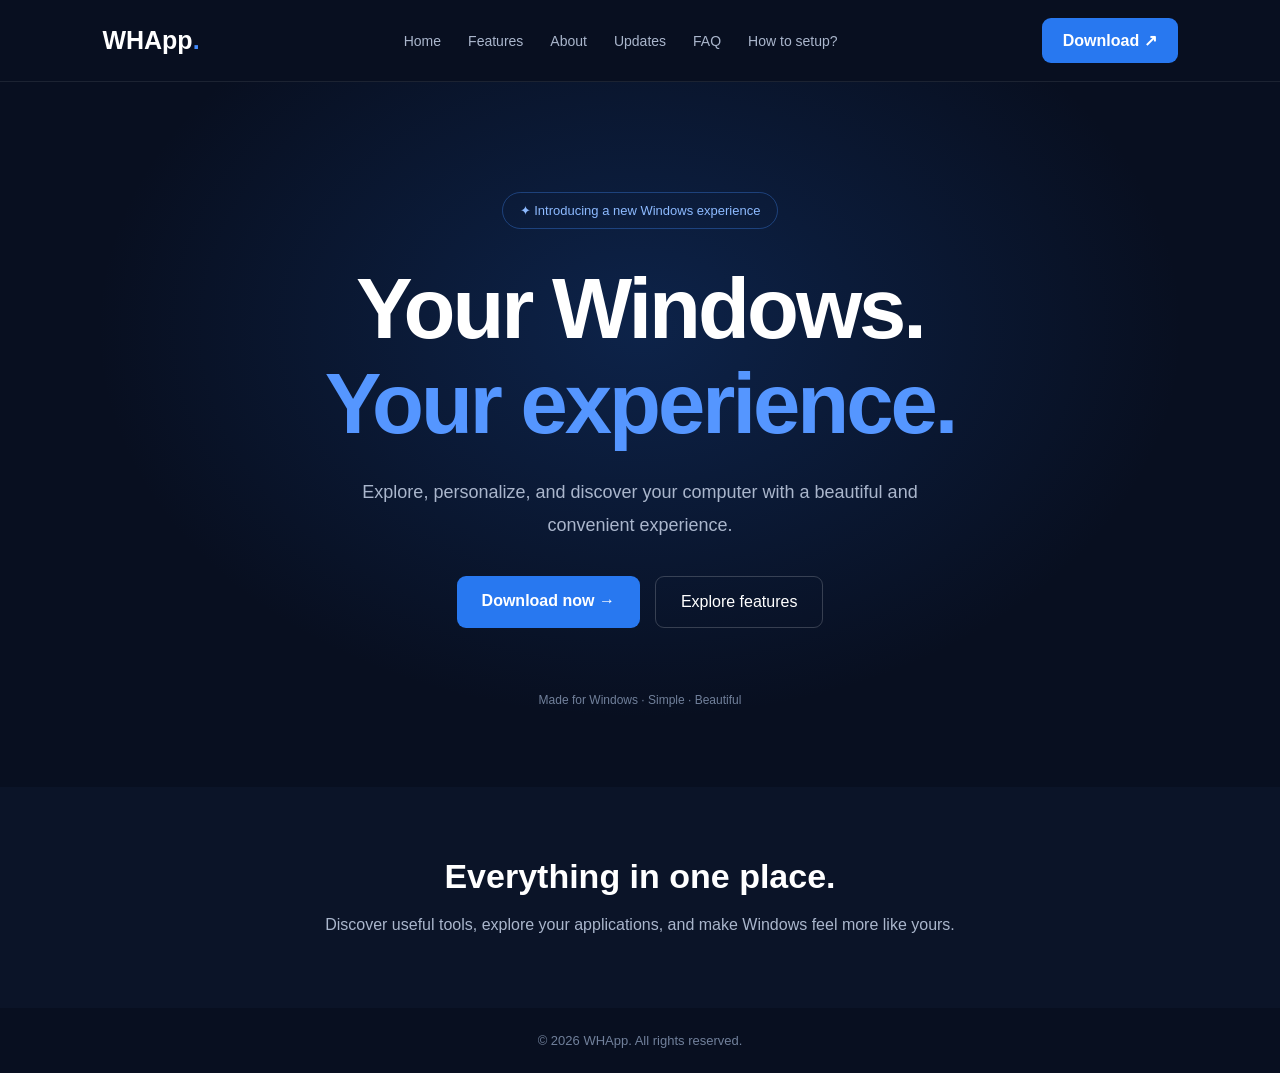
<file: index.html>
<!DOCTYPE html>
<html lang="en">
<head>
    <meta charset="UTF-8">
    <meta name="viewport" content="width=device-width, initial-scale=1.0">
    <meta name="theme-color" content="#080f20">

    <title>Welcome Hub — Discover More</title>

    <meta name="description" content="Explore Welcome Hub, a new way to experience Windows.">

    <!-- Google Search Console Verification -->
    <meta name="google-site-verification" content="xNg0fStmvsP91TuonCFT-gCZMOtsV2dGL8PJlvCez9Q" />

    <link rel="stylesheet" href="style.css">
</head>

<body>

<header class="navbar">
    <a href="index.html" class="logo">WHApp<span>.</span></a>

    <nav>
        <a href="index.html">Home</a>
        <a href="features.html">Features</a>
        <a href="about.html">About</a>
        <a href="updates.html">Updates</a>
        <a href="faq.html">FAQ</a>
        <a href="setup.html">How to setup?</a>
    </nav>

    <a href="download.html" class="nav-button">Download ↗</a>
</header>

<main>
    <section class="hero">
        <div class="announcement">
            ✦ Introducing a new Windows experience
        </div>

        <h1>
            Your Windows.<br>
            <span>Your experience.</span>
        </h1>

        <p>
            Explore, personalize, and discover your computer
            with a beautiful and convenient experience.
        </p>

        <div class="hero-actions">
            <a href="download.html" class="primary-button">
                Download now →
            </a>

            <a href="features.html" class="secondary-button">
                Explore features
            </a>
        </div>

        <div class="hero-info">
            Made for Windows · Simple · Beautiful
        </div>
    </section>

    <section class="intro">
        <h2>Everything in one place.</h2>
        <p>
            Discover useful tools, explore your applications,
            and make Windows feel more like yours.
        </p>
    </section>
</main>

<footer>
    <p>© 2026 WHApp. All rights reserved.</p>
</footer>

<script src="script.js"></script>

</body>
</html>
</file>
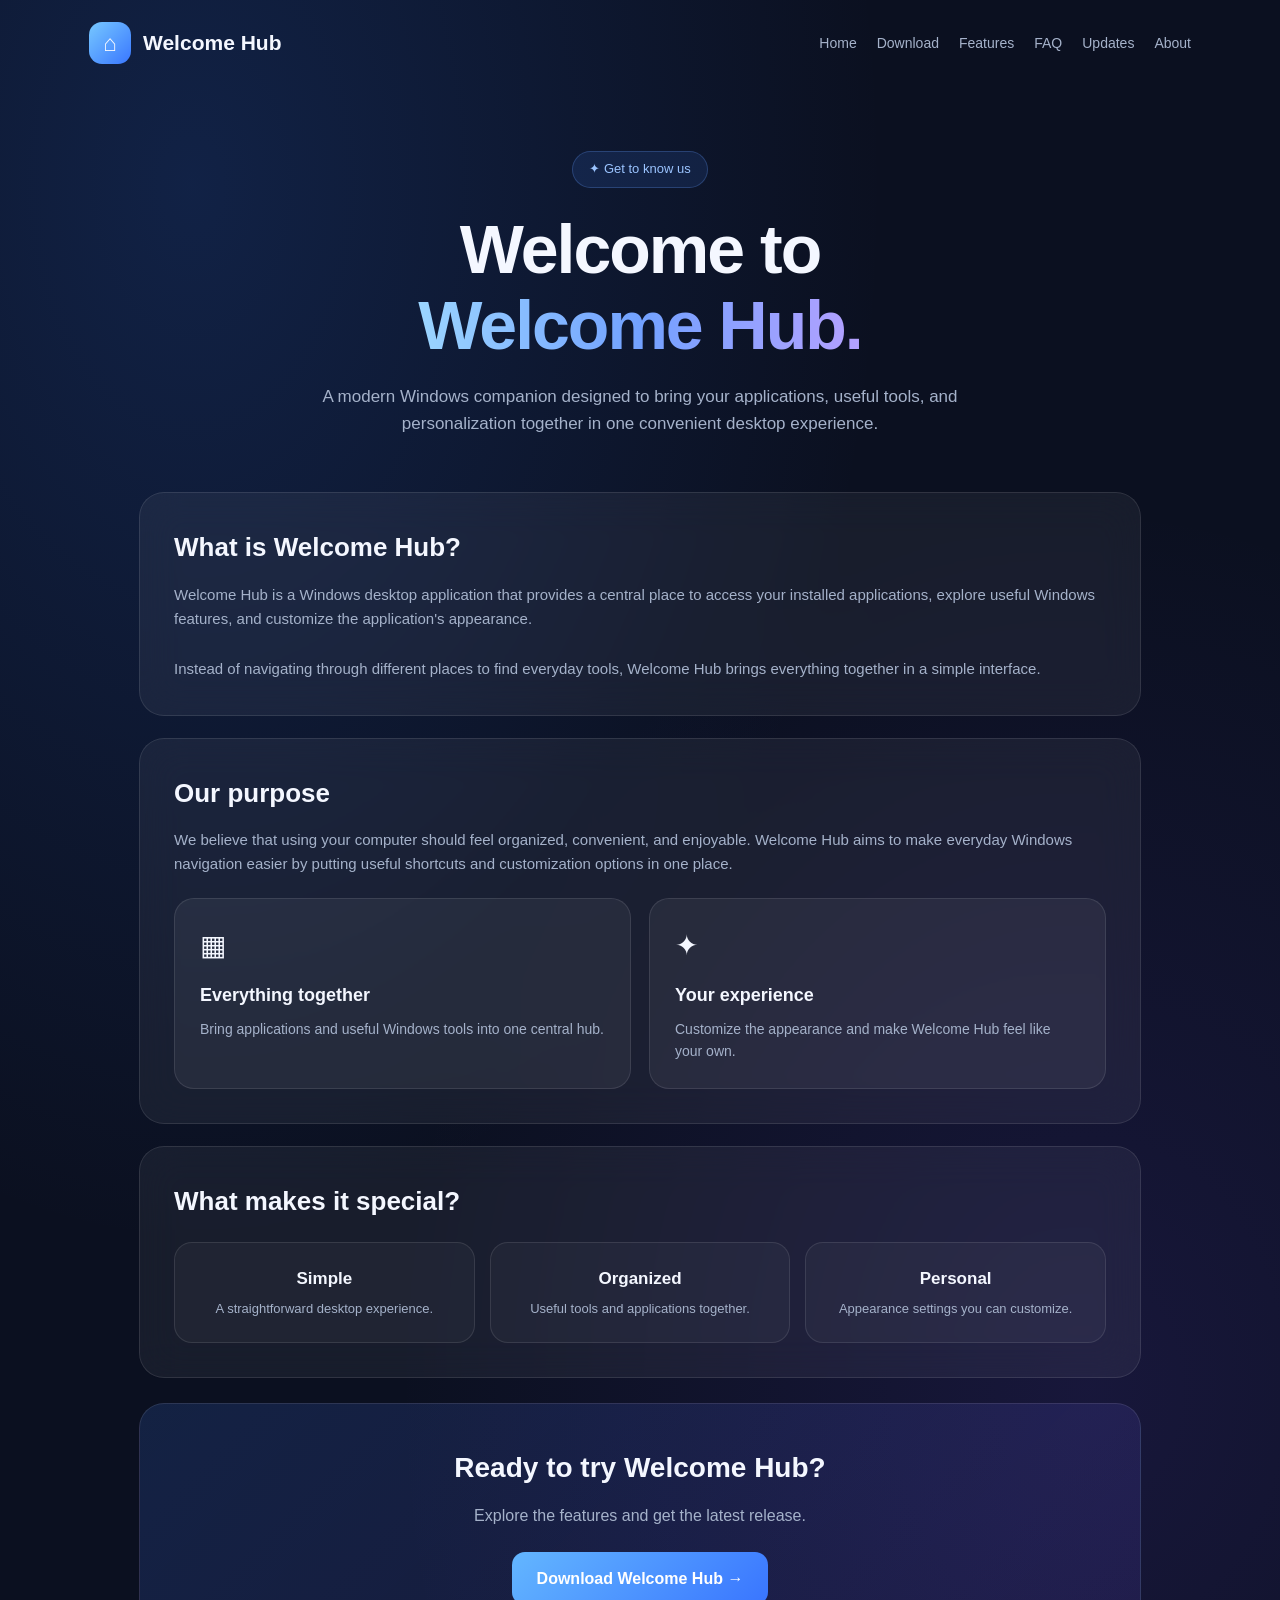
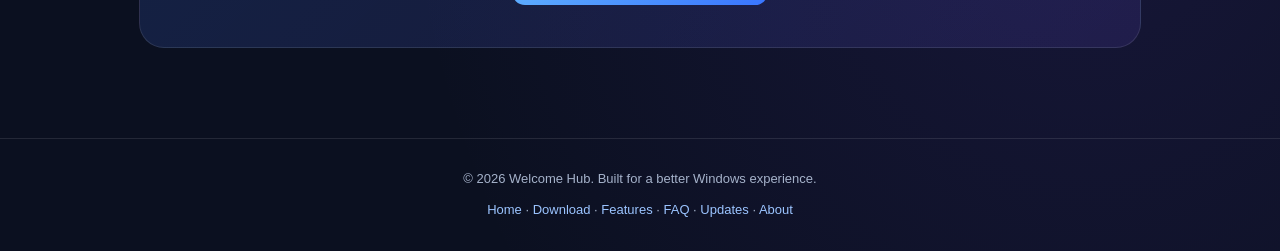
<file: about.html>
<!DOCTYPE html>
<html lang="en">
<head>
<meta charset="UTF-8">
<meta name="viewport" content="width=device-width, initial-scale=1.0">
<title>About | Welcome Hub</title>
<meta name="description" content="Learn about Welcome Hub, a modern Windows desktop hub designed to bring your apps, tools, and personalization together.">

<style>
* {
    margin: 0;
    padding: 0;
    box-sizing: border-box;
}

:root {
    --bg: #0b1020;
    --surface: rgba(255,255,255,.055);
    --border: rgba(255,255,255,.1);
    --text: #f4f7ff;
    --muted: #a5b2ca;
}

body {
    min-height: 100vh;
    background:
        radial-gradient(ellipse at 15% 10%, rgba(42,105,220,.2), transparent 45%),
        radial-gradient(ellipse at 85% 75%, rgba(100,65,220,.14), transparent 45%),
        var(--bg);
    color: var(--text);
    font-family: "Segoe UI", Arial, sans-serif;
    line-height: 1.6;
}

a {
    color: inherit;
    text-decoration: none;
}

.navbar {
    max-width: 1150px;
    margin: auto;
    padding: 22px 24px;
    display: flex;
    align-items: center;
    justify-content: space-between;
    flex-wrap: wrap;
    gap: 20px;
}

.brand {
    display: flex;
    align-items: center;
    gap: 12px;
    font-size: 21px;
    font-weight: 700;
}

.brand-icon {
    width: 42px;
    height: 42px;
    border-radius: 13px;
    background: linear-gradient(135deg,#77c8ff,#3977ff);
    display: grid;
    place-items: center;
    font-size: 23px;
}

.nav-links {
    display: flex;
    gap: 20px;
    flex-wrap: wrap;
    color: var(--muted);
    font-size: 14px;
}

.nav-links a:hover {
    color: white;
}

.container {
    max-width: 1050px;
    margin: auto;
    padding: 65px 24px 90px;
}

.hero {
    text-align: center;
    margin-bottom: 55px;
}

.badge {
    display: inline-block;
    padding: 7px 16px;
    border: 1px solid rgba(105,160,255,.25);
    background: rgba(70,130,255,.12);
    border-radius: 50px;
    color: #9bc4ff;
    font-size: 13px;
    margin-bottom: 23px;
}

h1 {
    font-size: clamp(40px,6vw,68px);
    line-height: 1.12;
    letter-spacing: -2px;
    margin-bottom: 20px;
}

.gradient {
    background: linear-gradient(90deg,#9bd5ff,#72a1ff,#b5a1ff);
    -webkit-background-clip: text;
    background-clip: text;
    color: transparent;
}

.hero p {
    max-width: 680px;
    margin: auto;
    color: var(--muted);
    font-size: 17px;
}

.card {
    padding: 34px;
    border-radius: 25px;
    background: var(--surface);
    border: 1px solid var(--border);
    backdrop-filter: blur(20px);
    -webkit-backdrop-filter: blur(20px);
    margin-bottom: 22px;
}

.card h2 {
    font-size: 26px;
    margin-bottom: 14px;
}

.card p {
    color: var(--muted);
    font-size: 15px;
}

.mission {
    display: grid;
    grid-template-columns: repeat(2,1fr);
    gap: 18px;
    margin-top: 22px;
}

.mission-card {
    padding: 25px;
    border-radius: 20px;
    background: var(--surface);
    border: 1px solid var(--border);
}

.mission-icon {
    font-size: 28px;
    margin-bottom: 12px;
}

.mission-card h3 {
    font-size: 18px;
    margin-bottom: 8px;
}

.mission-card p {
    color: var(--muted);
    font-size: 14px;
}

.values {
    display: grid;
    grid-template-columns: repeat(3,1fr);
    gap: 15px;
    margin-top: 20px;
}

.value {
    text-align: center;
    padding: 22px 15px;
    border-radius: 18px;
    background: rgba(255,255,255,.035);
    border: 1px solid var(--border);
}

.value h3 {
    font-size: 17px;
    margin-bottom: 7px;
}

.value p {
    font-size: 13px;
    color: var(--muted);
}

.cta {
    text-align: center;
    padding: 42px 25px;
    border-radius: 25px;
    background: linear-gradient(135deg,rgba(65,130,255,.16),rgba(125,90,255,.12));
    border: 1px solid var(--border);
    margin-top: 25px;
}

.cta h2 {
    font-size: 28px;
    margin-bottom: 12px;
}

.cta p {
    color: var(--muted);
    margin-bottom: 23px;
}

.button {
    display: inline-block;
    padding: 14px 25px;
    border-radius: 13px;
    background: linear-gradient(135deg,#63b6ff,#3975ff);
    color: white;
    font-weight: 700;
    transition: transform .2s;
}

.button:hover {
    transform: translateY(-3px);
}

.footer {
    text-align: center;
    padding: 30px 20px;
    border-top: 1px solid var(--border);
    color: var(--muted);
    font-size: 13px;
}

.footer a {
    color: #9bc4ff;
}

@media(max-width:700px) {
    .navbar {
        justify-content: center;
    }

    .nav-links {
        justify-content: center;
    }

    .mission,
    .values {
        grid-template-columns: 1fr;
    }

    .container {
        padding-top: 40px;
    }

    .card {
        padding: 25px;
    }

    h1 {
        letter-spacing: -1px;
    }
}
</style>
</head>

<body>

<nav class="navbar">
    <a href="index.html" class="brand">
        <div class="brand-icon">⌂</div>
        Welcome Hub
    </a>

    <div class="nav-links">
        <a href="index.html">Home</a>
        <a href="download.html">Download</a>
        <a href="features.html">Features</a>
        <a href="faq.html">FAQ</a>
        <a href="updates.html">Updates</a>
        <a href="about.html">About</a>
    </div>
</nav>

<main class="container">

    <section class="hero">
        <div class="badge">✦ Get to know us</div>

        <h1>
            Welcome to<br>
            <span class="gradient">Welcome Hub.</span>
        </h1>

        <p>
            A modern Windows companion designed to bring your
            applications, useful tools, and personalization
            together in one convenient desktop experience.
        </p>
    </section>

    <section class="card">
        <h2>What is Welcome Hub?</h2>
        <p>
            Welcome Hub is a Windows desktop application that
            provides a central place to access your installed
            applications, explore useful Windows features,
            and customize the application's appearance.
        </p>
        <br>
        <p>
            Instead of navigating through different places
            to find everyday tools, Welcome Hub brings
            everything together in a simple interface.
        </p>
    </section>

    <section class="card">
        <h2>Our purpose</h2>
        <p>
            We believe that using your computer should feel
            organized, convenient, and enjoyable.
            Welcome Hub aims to make everyday Windows
            navigation easier by putting useful shortcuts
            and customization options in one place.
        </p>

        <div class="mission">

            <div class="mission-card">
                <div class="mission-icon">▦</div>
                <h3>Everything together</h3>
                <p>
                    Bring applications and useful Windows
                    tools into one central hub.
                </p>
            </div>

            <div class="mission-card">
                <div class="mission-icon">✦</div>
                <h3>Your experience</h3>
                <p>
                    Customize the appearance and make
                    Welcome Hub feel like your own.
                </p>
            </div>

        </div>
    </section>

    <section class="card">
        <h2>What makes it special?</h2>

        <div class="values">

            <div class="value">
                <h3>Simple</h3>
                <p>A straightforward desktop experience.</p>
            </div>

            <div class="value">
                <h3>Organized</h3>
                <p>Useful tools and applications together.</p>
            </div>

            <div class="value">
                <h3>Personal</h3>
                <p>Appearance settings you can customize.</p>
            </div>

        </div>
    </section>

    <section class="cta">
        <h2>Ready to try Welcome Hub?</h2>
        <p>
            Explore the features and get the latest release.
        </p>

        <a href="download.html" class="button">
            Download Welcome Hub →
        </a>
    </section>

</main>

<footer class="footer">
    <p>© 2026 Welcome Hub. Built for a better Windows experience.</p>

    <p style="margin-top:10px;">
        <a href="index.html">Home</a> ·
        <a href="download.html">Download</a> ·
        <a href="features.html">Features</a> ·
        <a href="faq.html">FAQ</a> ·
        <a href="updates.html">Updates</a> ·
        <a href="about.html">About</a>
    </p>
</footer>

</body>
</html>
</file>
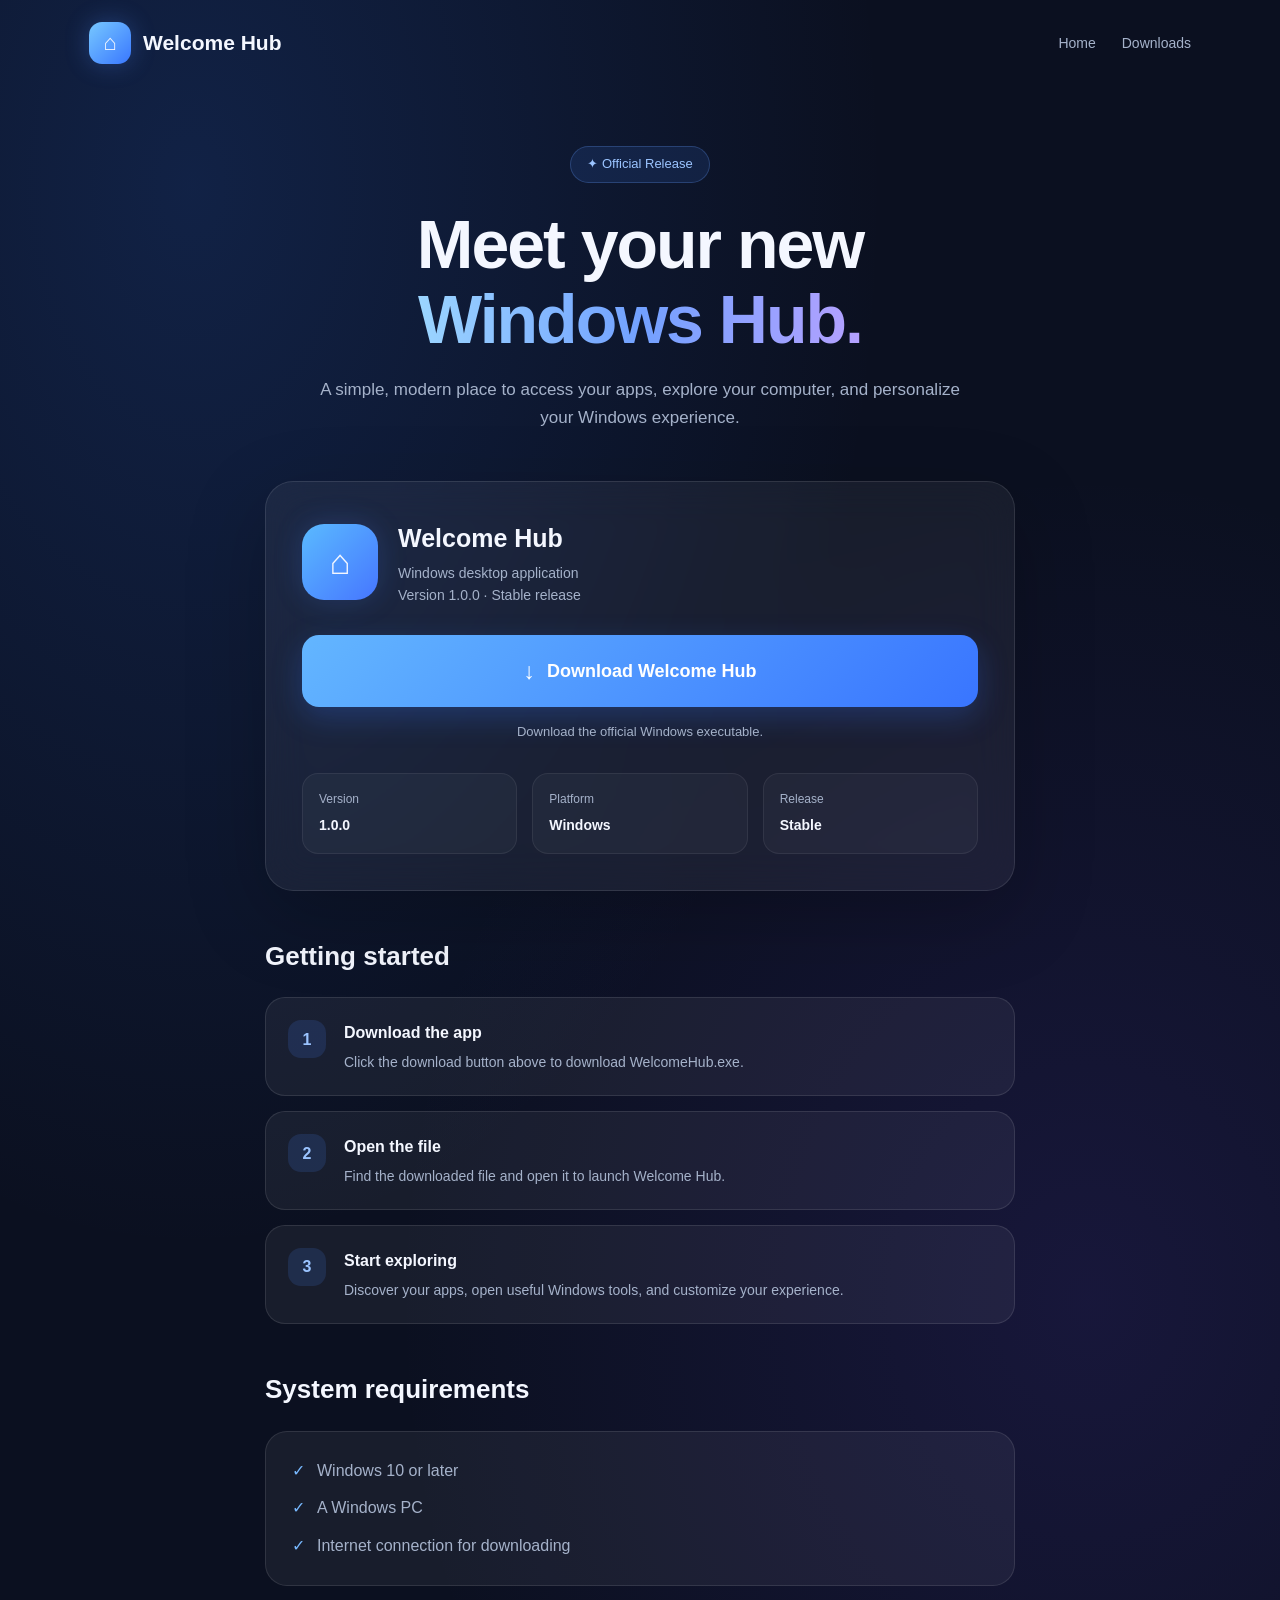
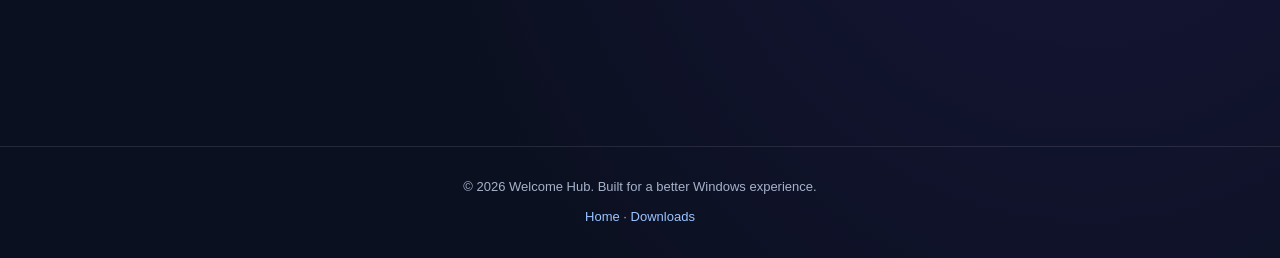
<file: download.html>
<!DOCTYPE html>
<html lang="en">
<head>
    <meta charset="UTF-8">
    <meta name="viewport" content="width=device-width, initial-scale=1.0">
    <title>Download Welcome Hub</title>
    <meta name="description" content="Download Welcome Hub for Windows. Explore your computer with a modern, convenient hub.">

    <style>
        * {
            margin: 0;
            padding: 0;
            box-sizing: border-box;
        }

        :root {
            --bg: #0b1020;
            --surface: rgba(255,255,255,0.055);
            --border: rgba(255,255,255,0.1);
            --text: #f4f7ff;
            --muted: #a5b2ca;
            --blue: #66aaff;
            --blue2: #367dff;
        }

        body {
            background:
                radial-gradient(ellipse at 15% 10%, rgba(42,105,220,.20), transparent 45%),
                radial-gradient(ellipse at 85% 70%, rgba(100,65,220,.14), transparent 45%),
                var(--bg);
            color: var(--text);
            font-family: "Segoe UI", Arial, sans-serif;
            min-height: 100vh;
            line-height: 1.6;
        }

        a {
            color: inherit;
            text-decoration: none;
        }

        .navbar {
            max-width: 1150px;
            margin: auto;
            padding: 22px 24px;
            display: flex;
            justify-content: space-between;
            align-items: center;
            flex-wrap: wrap;
            gap: 20px;
        }

        .brand {
            display: flex;
            align-items: center;
            gap: 12px;
            font-size: 21px;
            font-weight: 700;
        }

        .brand-icon {
            width: 42px;
            height: 42px;
            background: linear-gradient(135deg, #77c8ff, #3977ff);
            border-radius: 13px;
            display: flex;
            align-items: center;
            justify-content: center;
            font-size: 22px;
            box-shadow: 0 0 25px rgba(80,140,255,.3);
        }

        .nav-links {
            display: flex;
            gap: 26px;
            align-items: center;
            color: var(--muted);
            font-size: 14px;
        }

        .nav-links a:hover {
            color: white;
        }

        .container {
            max-width: 1050px;
            margin: auto;
            padding: 60px 24px 80px;
        }

        .hero {
            text-align: center;
            margin-bottom: 50px;
        }

        .badge {
            display: inline-block;
            border: 1px solid rgba(105,160,255,.25);
            background: rgba(70,130,255,.12);
            color: #9bc4ff;
            border-radius: 50px;
            padding: 7px 16px;
            font-size: 13px;
            margin-bottom: 24px;
        }

        h1 {
            font-size: clamp(38px, 6vw, 68px);
            letter-spacing: -2px;
            line-height: 1.1;
            margin-bottom: 20px;
        }

        .gradient {
            background: linear-gradient(90deg, #9bd5ff, #72a1ff, #b5a1ff);
            -webkit-background-clip: text;
            background-clip: text;
            color: transparent;
        }

        .hero p {
            max-width: 650px;
            margin: auto;
            font-size: 17px;
            color: var(--muted);
        }

        .download-card {
            max-width: 750px;
            margin: 0 auto 35px;
            padding: 36px;
            background: var(--surface);
            border: 1px solid var(--border);
            border-radius: 28px;
            backdrop-filter: blur(20px);
            -webkit-backdrop-filter: blur(20px);
            box-shadow: 0 25px 80px rgba(0,0,0,.22);
        }

        .app-info {
            display: flex;
            align-items: center;
            gap: 20px;
            margin-bottom: 28px;
        }

        .app-logo {
            width: 76px;
            height: 76px;
            border-radius: 22px;
            background: linear-gradient(135deg, #5abaff, #4676ff);
            display: flex;
            justify-content: center;
            align-items: center;
            font-size: 35px;
            box-shadow: 0 0 30px rgba(75,130,255,.2);
            flex-shrink: 0;
        }

        .app-info h2 {
            font-size: 25px;
            margin-bottom: 4px;
        }

        .app-info p {
            color: var(--muted);
            font-size: 14px;
        }

        .version {
            color: #9bc4ff;
        }

        .download-button {
            display: flex;
            justify-content: center;
            align-items: center;
            gap: 12px;
            width: 100%;
            padding: 18px;
            background: linear-gradient(135deg, #63b6ff, #3975ff);
            border-radius: 17px;
            color: white;
            font-size: 18px;
            font-weight: 700;
            transition: transform .2s, box-shadow .2s;
            box-shadow: 0 10px 30px rgba(55,120,255,.25);
        }

        .download-button:hover {
            transform: translateY(-3px);
            box-shadow: 0 15px 40px rgba(55,120,255,.4);
        }

        .download-button:active {
            transform: scale(.98);
        }

        .download-icon {
            font-size: 23px;
        }

        .download-note {
            text-align: center;
            color: var(--muted);
            font-size: 13px;
            margin-top: 15px;
        }

        .details {
            display: grid;
            grid-template-columns: repeat(3, 1fr);
            gap: 15px;
            margin-top: 30px;
        }

        .detail {
            padding: 16px;
            background: rgba(255,255,255,.035);
            border: 1px solid rgba(255,255,255,.07);
            border-radius: 16px;
        }

        .detail-label {
            color: var(--muted);
            font-size: 12px;
            margin-bottom: 5px;
        }

        .detail-value {
            font-weight: 600;
            font-size: 14px;
        }

        .section {
            max-width: 750px;
            margin: 45px auto 0;
        }

        .section h2 {
            font-size: 26px;
            margin-bottom: 20px;
        }

        .steps {
            display: grid;
            gap: 15px;
        }

        .step {
            display: flex;
            gap: 18px;
            padding: 22px;
            border: 1px solid var(--border);
            border-radius: 20px;
            background: var(--surface);
        }

        .step-number {
            width: 38px;
            height: 38px;
            border-radius: 13px;
            background: rgba(75,135,255,.15);
            color: #9bc4ff;
            display: flex;
            align-items: center;
            justify-content: center;
            font-weight: 700;
            flex-shrink: 0;
        }

        .step h3 {
            font-size: 16px;
            margin-bottom: 5px;
        }

        .step p {
            color: var(--muted);
            font-size: 14px;
        }

        .requirements {
            padding: 26px;
            border-radius: 22px;
            border: 1px solid var(--border);
            background: var(--surface);
        }

        .requirements ul {
            list-style: none;
            display: grid;
            gap: 12px;
        }

        .requirements li {
            color: var(--muted);
            display: flex;
            gap: 12px;
        }

        .check {
            color: #78b9ff;
        }

        .footer {
            border-top: 1px solid var(--border);
            text-align: center;
            padding: 30px 20px;
            color: var(--muted);
            font-size: 13px;
            margin-top: 80px;
        }

        .footer a {
            color: #9bc4ff;
        }

        @media(max-width: 650px) {
            .navbar {
                justify-content: center;
                text-align: center;
            }

            .nav-links {
                justify-content: center;
                flex-wrap: wrap;
            }

            .container {
                padding-top: 35px;
            }

            .download-card {
                padding: 24px;
            }

            .details {
                grid-template-columns: 1fr;
            }

            .app-info {
                align-items: flex-start;
            }

            .app-logo {
                width: 60px;
                height: 60px;
                font-size: 28px;
                border-radius: 17px;
            }

            h1 {
                letter-spacing: -1px;
            }
        }
    </style>
</head>

<body>

    <nav class="navbar">
        <a href="index.html" class="brand">
            <div class="brand-icon">⌂</div>
            Welcome Hub
        </a>

        <div class="nav-links">
            <a href="index.html">Home</a>
            <a href="downloads.html">Downloads</a>
        </div>
    </nav>

    <main class="container">

        <section class="hero">
            <div class="badge">✦ Official Release</div>
            <h1>Meet your new<br><span class="gradient">Windows Hub.</span></h1>
            <p>
                A simple, modern place to access your apps, explore your computer,
                and personalize your Windows experience.
            </p>
        </section>

        <section class="download-card">

            <div class="app-info">
                <div class="app-logo">⌂</div>
                <div>
                    <h2>Welcome Hub</h2>
                    <p>Windows desktop application</p>
                    <p class="version">Version 1.0.0 · Stable release</p>
                </div>
            </div>

            <!-- REPLACE THE LINK BELOW WITH YOUR ACTUAL GITHUB EXE DOWNLOAD URL -->
            <a class="download-button"
               href="https://github.com/welcomehub-dev/welhub.repo/releases/download/1.0.0/WelcomeHub.exe"
               download>
                <span class="download-icon">↓</span>
                Download Welcome Hub
            </a>

            <p class="download-note">
                Download the official Windows executable.
            </p>

            <div class="details">
                <div class="detail">
                    <div class="detail-label">Version</div>
                    <div class="detail-value">1.0.0</div>
                </div>

                <div class="detail">
                    <div class="detail-label">Platform</div>
                    <div class="detail-value">Windows</div>
                </div>

                <div class="detail">
                    <div class="detail-label">Release</div>
                    <div class="detail-value">Stable</div>
                </div>
            </div>

        </section>

        <section class="section">
            <h2>Getting started</h2>

            <div class="steps">

                <div class="step">
                    <div class="step-number">1</div>
                    <div>
                        <h3>Download the app</h3>
                        <p>Click the download button above to download WelcomeHub.exe.</p>
                    </div>
                </div>

                <div class="step">
                    <div class="step-number">2</div>
                    <div>
                        <h3>Open the file</h3>
                        <p>Find the downloaded file and open it to launch Welcome Hub.</p>
                    </div>
                </div>

                <div class="step">
                    <div class="step-number">3</div>
                    <div>
                        <h3>Start exploring</h3>
                        <p>Discover your apps, open useful Windows tools, and customize your experience.</p>
                    </div>
                </div>

            </div>
        </section>

        <section class="section">
            <h2>System requirements</h2>

            <div class="requirements">
                <ul>
                    <li><span class="check">✓</span> Windows 10 or later</li>
                    <li><span class="check">✓</span> A Windows PC</li>
                    <li><span class="check">✓</span> Internet connection for downloading</li>
                </ul>
            </div>
        </section>

    </main>

    <footer class="footer">
        <p>© 2026 Welcome Hub. Built for a better Windows experience.</p>
        <p style="margin-top:10px;">
            <a href="index.html">Home</a> ·
            <a href="downloads.html">Downloads</a>
        </p>
    </footer>

</body>
</html>
</file>
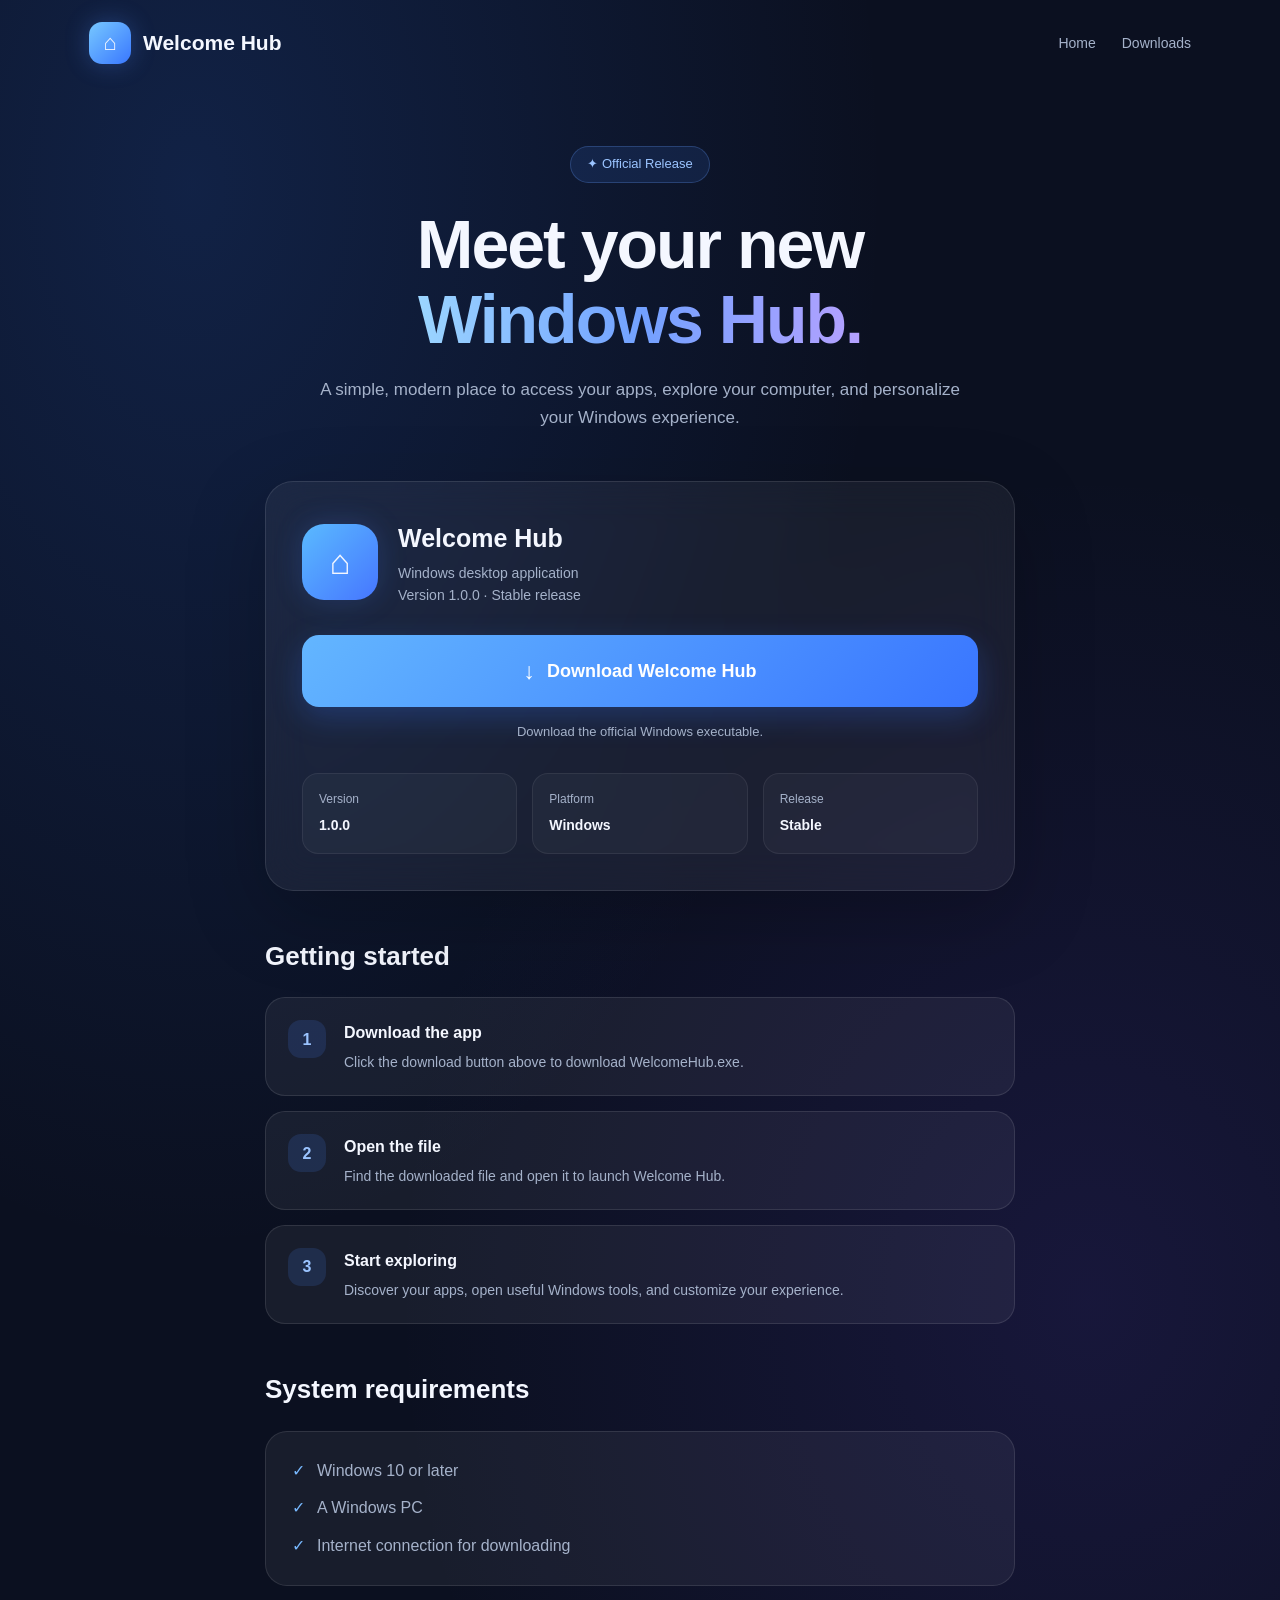
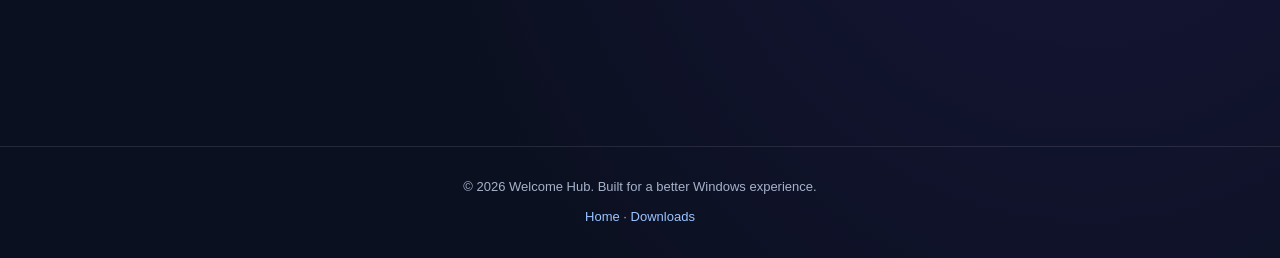
<file: downloads.html>
<!DOCTYPE html>
<html lang="en">
<head>
    <meta charset="UTF-8">
    <meta name="viewport" content="width=device-width, initial-scale=1.0">
    <title>Download Welcome Hub</title>
    <meta name="description" content="Download Welcome Hub for Windows. Explore your computer with a modern, convenient hub.">

    <style>
        * {
            margin: 0;
            padding: 0;
            box-sizing: border-box;
        }

        :root {
            --bg: #0b1020;
            --surface: rgba(255,255,255,0.055);
            --border: rgba(255,255,255,0.1);
            --text: #f4f7ff;
            --muted: #a5b2ca;
            --blue: #66aaff;
            --blue2: #367dff;
        }

        body {
            background:
                radial-gradient(ellipse at 15% 10%, rgba(42,105,220,.20), transparent 45%),
                radial-gradient(ellipse at 85% 70%, rgba(100,65,220,.14), transparent 45%),
                var(--bg);
            color: var(--text);
            font-family: "Segoe UI", Arial, sans-serif;
            min-height: 100vh;
            line-height: 1.6;
        }

        a {
            color: inherit;
            text-decoration: none;
        }

        .navbar {
            max-width: 1150px;
            margin: auto;
            padding: 22px 24px;
            display: flex;
            justify-content: space-between;
            align-items: center;
            flex-wrap: wrap;
            gap: 20px;
        }

        .brand {
            display: flex;
            align-items: center;
            gap: 12px;
            font-size: 21px;
            font-weight: 700;
        }

        .brand-icon {
            width: 42px;
            height: 42px;
            background: linear-gradient(135deg, #77c8ff, #3977ff);
            border-radius: 13px;
            display: flex;
            align-items: center;
            justify-content: center;
            font-size: 22px;
            box-shadow: 0 0 25px rgba(80,140,255,.3);
        }

        .nav-links {
            display: flex;
            gap: 26px;
            align-items: center;
            color: var(--muted);
            font-size: 14px;
        }

        .nav-links a:hover {
            color: white;
        }

        .container {
            max-width: 1050px;
            margin: auto;
            padding: 60px 24px 80px;
        }

        .hero {
            text-align: center;
            margin-bottom: 50px;
        }

        .badge {
            display: inline-block;
            border: 1px solid rgba(105,160,255,.25);
            background: rgba(70,130,255,.12);
            color: #9bc4ff;
            border-radius: 50px;
            padding: 7px 16px;
            font-size: 13px;
            margin-bottom: 24px;
        }

        h1 {
            font-size: clamp(38px, 6vw, 68px);
            letter-spacing: -2px;
            line-height: 1.1;
            margin-bottom: 20px;
        }

        .gradient {
            background: linear-gradient(90deg, #9bd5ff, #72a1ff, #b5a1ff);
            -webkit-background-clip: text;
            background-clip: text;
            color: transparent;
        }

        .hero p {
            max-width: 650px;
            margin: auto;
            font-size: 17px;
            color: var(--muted);
        }

        .download-card {
            max-width: 750px;
            margin: 0 auto 35px;
            padding: 36px;
            background: var(--surface);
            border: 1px solid var(--border);
            border-radius: 28px;
            backdrop-filter: blur(20px);
            -webkit-backdrop-filter: blur(20px);
            box-shadow: 0 25px 80px rgba(0,0,0,.22);
        }

        .app-info {
            display: flex;
            align-items: center;
            gap: 20px;
            margin-bottom: 28px;
        }

        .app-logo {
            width: 76px;
            height: 76px;
            border-radius: 22px;
            background: linear-gradient(135deg, #5abaff, #4676ff);
            display: flex;
            justify-content: center;
            align-items: center;
            font-size: 35px;
            box-shadow: 0 0 30px rgba(75,130,255,.2);
            flex-shrink: 0;
        }

        .app-info h2 {
            font-size: 25px;
            margin-bottom: 4px;
        }

        .app-info p {
            color: var(--muted);
            font-size: 14px;
        }

        .version {
            color: #9bc4ff;
        }

        .download-button {
            display: flex;
            justify-content: center;
            align-items: center;
            gap: 12px;
            width: 100%;
            padding: 18px;
            background: linear-gradient(135deg, #63b6ff, #3975ff);
            border-radius: 17px;
            color: white;
            font-size: 18px;
            font-weight: 700;
            transition: transform .2s, box-shadow .2s;
            box-shadow: 0 10px 30px rgba(55,120,255,.25);
        }

        .download-button:hover {
            transform: translateY(-3px);
            box-shadow: 0 15px 40px rgba(55,120,255,.4);
        }

        .download-button:active {
            transform: scale(.98);
        }

        .download-icon {
            font-size: 23px;
        }

        .download-note {
            text-align: center;
            color: var(--muted);
            font-size: 13px;
            margin-top: 15px;
        }

        .details {
            display: grid;
            grid-template-columns: repeat(3, 1fr);
            gap: 15px;
            margin-top: 30px;
        }

        .detail {
            padding: 16px;
            background: rgba(255,255,255,.035);
            border: 1px solid rgba(255,255,255,.07);
            border-radius: 16px;
        }

        .detail-label {
            color: var(--muted);
            font-size: 12px;
            margin-bottom: 5px;
        }

        .detail-value {
            font-weight: 600;
            font-size: 14px;
        }

        .section {
            max-width: 750px;
            margin: 45px auto 0;
        }

        .section h2 {
            font-size: 26px;
            margin-bottom: 20px;
        }

        .steps {
            display: grid;
            gap: 15px;
        }

        .step {
            display: flex;
            gap: 18px;
            padding: 22px;
            border: 1px solid var(--border);
            border-radius: 20px;
            background: var(--surface);
        }

        .step-number {
            width: 38px;
            height: 38px;
            border-radius: 13px;
            background: rgba(75,135,255,.15);
            color: #9bc4ff;
            display: flex;
            align-items: center;
            justify-content: center;
            font-weight: 700;
            flex-shrink: 0;
        }

        .step h3 {
            font-size: 16px;
            margin-bottom: 5px;
        }

        .step p {
            color: var(--muted);
            font-size: 14px;
        }

        .requirements {
            padding: 26px;
            border-radius: 22px;
            border: 1px solid var(--border);
            background: var(--surface);
        }

        .requirements ul {
            list-style: none;
            display: grid;
            gap: 12px;
        }

        .requirements li {
            color: var(--muted);
            display: flex;
            gap: 12px;
        }

        .check {
            color: #78b9ff;
        }

        .footer {
            border-top: 1px solid var(--border);
            text-align: center;
            padding: 30px 20px;
            color: var(--muted);
            font-size: 13px;
            margin-top: 80px;
        }

        .footer a {
            color: #9bc4ff;
        }

        @media(max-width: 650px) {
            .navbar {
                justify-content: center;
                text-align: center;
            }

            .nav-links {
                justify-content: center;
                flex-wrap: wrap;
            }

            .container {
                padding-top: 35px;
            }

            .download-card {
                padding: 24px;
            }

            .details {
                grid-template-columns: 1fr;
            }

            .app-info {
                align-items: flex-start;
            }

            .app-logo {
                width: 60px;
                height: 60px;
                font-size: 28px;
                border-radius: 17px;
            }

            h1 {
                letter-spacing: -1px;
            }
        }
    </style>
</head>

<body>

    <nav class="navbar">
        <a href="index.html" class="brand">
            <div class="brand-icon">⌂</div>
            Welcome Hub
        </a>

        <div class="nav-links">
            <a href="index.html">Home</a>
            <a href="downloads.html">Downloads</a>
        </div>
    </nav>

    <main class="container">

        <section class="hero">
            <div class="badge">✦ Official Release</div>
            <h1>Meet your new<br><span class="gradient">Windows Hub.</span></h1>
            <p>
                A simple, modern place to access your apps, explore your computer,
                and personalize your Windows experience.
            </p>
        </section>

        <section class="download-card">

            <div class="app-info">
                <div class="app-logo">⌂</div>
                <div>
                    <h2>Welcome Hub</h2>
                    <p>Windows desktop application</p>
                    <p class="version">Version 1.0.0 · Stable release</p>
                </div>
            </div>

            <!-- REPLACE THE LINK BELOW WITH YOUR ACTUAL GITHUB EXE DOWNLOAD URL -->
            <a class="download-button"
               href="https://github.com/welcomehub-dev/welhub.repo/releases/download/v1.0.0/WelcomeHub.exe"
               download>
                <span class="download-icon">↓</span>
                Download Welcome Hub
            </a>

            <p class="download-note">
                Download the official Windows executable.
            </p>

            <div class="details">
                <div class="detail">
                    <div class="detail-label">Version</div>
                    <div class="detail-value">1.0.0</div>
                </div>

                <div class="detail">
                    <div class="detail-label">Platform</div>
                    <div class="detail-value">Windows</div>
                </div>

                <div class="detail">
                    <div class="detail-label">Release</div>
                    <div class="detail-value">Stable</div>
                </div>
            </div>

        </section>

        <section class="section">
            <h2>Getting started</h2>

            <div class="steps">

                <div class="step">
                    <div class="step-number">1</div>
                    <div>
                        <h3>Download the app</h3>
                        <p>Click the download button above to download WelcomeHub.exe.</p>
                    </div>
                </div>

                <div class="step">
                    <div class="step-number">2</div>
                    <div>
                        <h3>Open the file</h3>
                        <p>Find the downloaded file and open it to launch Welcome Hub.</p>
                    </div>
                </div>

                <div class="step">
                    <div class="step-number">3</div>
                    <div>
                        <h3>Start exploring</h3>
                        <p>Discover your apps, open useful Windows tools, and customize your experience.</p>
                    </div>
                </div>

            </div>
        </section>

        <section class="section">
            <h2>System requirements</h2>

            <div class="requirements">
                <ul>
                    <li><span class="check">✓</span> Windows 10 or later</li>
                    <li><span class="check">✓</span> A Windows PC</li>
                    <li><span class="check">✓</span> Internet connection for downloading</li>
                </ul>
            </div>
        </section>

    </main>

    <footer class="footer">
        <p>© 2026 Welcome Hub. Built for a better Windows experience.</p>
        <p style="margin-top:10px;">
            <a href="index.html">Home</a> ·
            <a href="downloads.html">Downloads</a>
        </p>
    </footer>

</body>
</html>
</file>
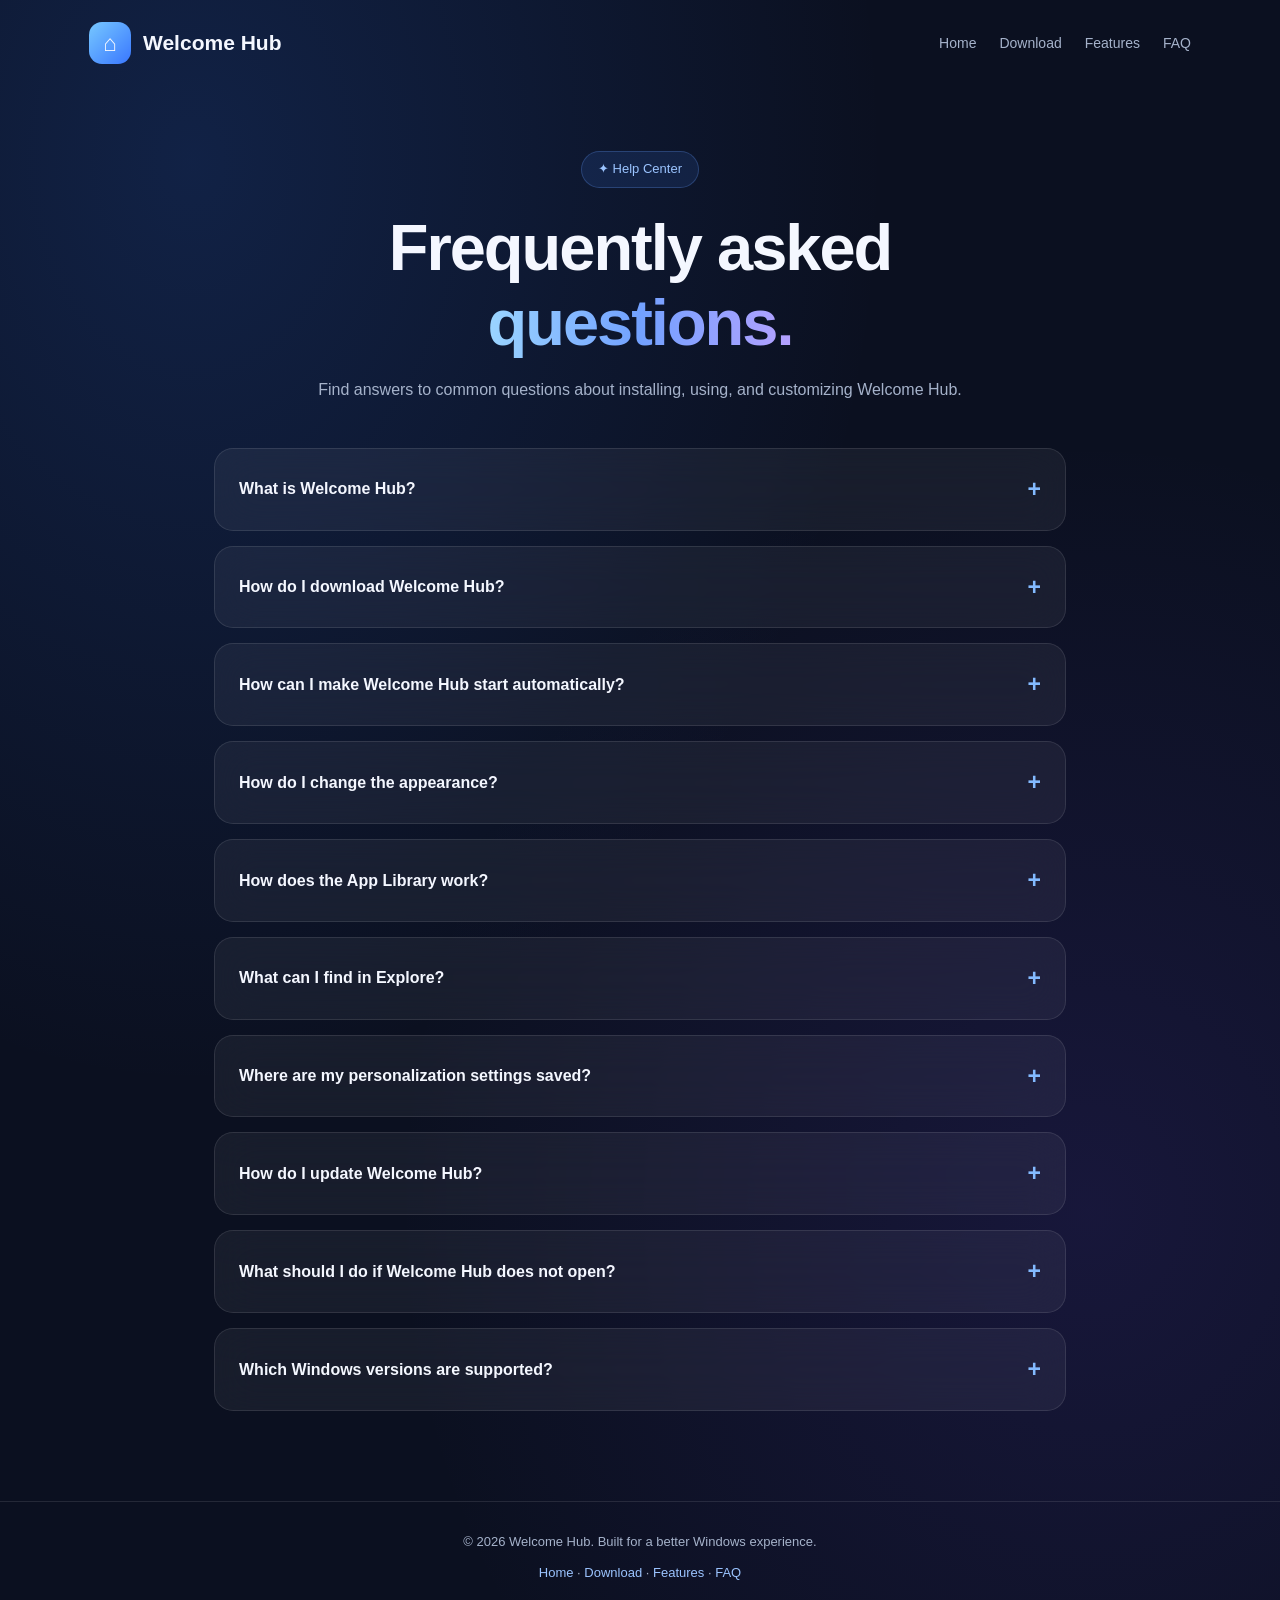
<file: faq.html>
<!DOCTYPE html>
<html lang="en">
<head>
<meta charset="UTF-8">
<meta name="viewport" content="width=device-width, initial-scale=1.0">
<title>FAQ | Welcome Hub</title>
<meta name="description" content="Frequently asked questions and help for Welcome Hub.">

<style>
* {
    margin: 0;
    padding: 0;
    box-sizing: border-box;
}

:root {
    --bg: #0b1020;
    --surface: rgba(255,255,255,.055);
    --border: rgba(255,255,255,.1);
    --text: #f4f7ff;
    --muted: #a5b2ca;
    --blue: #66aaff;
}

body {
    min-height: 100vh;
    background:
        radial-gradient(ellipse at 15% 10%, rgba(42,105,220,.2), transparent 45%),
        radial-gradient(ellipse at 85% 75%, rgba(100,65,220,.14), transparent 45%),
        var(--bg);
    color: var(--text);
    font-family: "Segoe UI", Arial, sans-serif;
    line-height: 1.6;
}

a {
    color: inherit;
    text-decoration: none;
}

.navbar {
    max-width: 1150px;
    margin: auto;
    padding: 22px 24px;
    display: flex;
    align-items: center;
    justify-content: space-between;
    flex-wrap: wrap;
    gap: 20px;
}

.brand {
    display: flex;
    align-items: center;
    gap: 12px;
    font-size: 21px;
    font-weight: 700;
}

.brand-icon {
    width: 42px;
    height: 42px;
    border-radius: 13px;
    background: linear-gradient(135deg,#77c8ff,#3977ff);
    display: grid;
    place-items: center;
    font-size: 23px;
}

.nav-links {
    display: flex;
    gap: 23px;
    color: var(--muted);
    font-size: 14px;
}

.nav-links a:hover {
    color: white;
}

.container {
    max-width: 900px;
    margin: auto;
    padding: 65px 24px 90px;
}

.hero {
    text-align: center;
    margin-bottom: 45px;
}

.badge {
    display: inline-block;
    padding: 7px 16px;
    border: 1px solid rgba(105,160,255,.25);
    background: rgba(70,130,255,.12);
    border-radius: 50px;
    color: #9bc4ff;
    font-size: 13px;
    margin-bottom: 23px;
}

h1 {
    font-size: clamp(40px,6vw,65px);
    line-height: 1.15;
    letter-spacing: -2px;
    margin-bottom: 17px;
}

.gradient {
    background: linear-gradient(90deg,#9bd5ff,#72a1ff,#b5a1ff);
    -webkit-background-clip: text;
    background-clip: text;
    color: transparent;
}

.hero p {
    color: var(--muted);
    font-size: 16px;
}

.faq-list {
    display: grid;
    gap: 15px;
}

.faq-item {
    background: var(--surface);
    border: 1px solid var(--border);
    border-radius: 19px;
    overflow: hidden;
    backdrop-filter: blur(20px);
    -webkit-backdrop-filter: blur(20px);
}

.faq-item summary {
    list-style: none;
    cursor: pointer;
    padding: 22px 24px;
    font-size: 16px;
    font-weight: 600;
    display: flex;
    align-items: center;
    justify-content: space-between;
    gap: 15px;
}

.faq-item summary::-webkit-details-marker {
    display: none;
}

.faq-item summary::after {
    content: "+";
    font-size: 23px;
    color: #83baff;
    transition: transform .2s;
}

.faq-item[open] summary::after {
    content: "−";
}

.faq-item summary:hover {
    color: #9bc4ff;
}

.answer {
    padding: 0 24px 24px;
    color: var(--muted);
    font-size: 14px;
}

.answer p {
    margin-bottom: 12px;
}

.answer ol,
.answer ul {
    padding-left: 22px;
    margin: 12px 0;
}

.answer li {
    margin-bottom: 9px;
}

.answer strong {
    color: #f4f7ff;
}

.code {
    display: inline-block;
    padding: 4px 9px;
    background: rgba(90,145,255,.14);
    color: #a8ceff;
    border-radius: 7px;
    font-family: Consolas, monospace;
}

.note {
    padding: 14px 16px;
    background: rgba(70,130,255,.1);
    border-left: 3px solid #68aaff;
    border-radius: 9px;
    margin-top: 14px;
}

.footer {
    text-align: center;
    padding: 30px 20px;
    border-top: 1px solid var(--border);
    color: var(--muted);
    font-size: 13px;
}

.footer a {
    color: #9bc4ff;
}

@media(max-width:700px) {
    .navbar {
        justify-content: center;
    }

    .nav-links {
        justify-content: center;
        flex-wrap: wrap;
    }

    .container {
        padding-top: 40px;
    }

    h1 {
        letter-spacing: -1px;
    }
}
</style>
</head>

<body>

<nav class="navbar">
    <a href="index.html" class="brand">
        <div class="brand-icon">⌂</div>
        Welcome Hub
    </a>

    <div class="nav-links">
        <a href="index.html">Home</a>
        <a href="download.html">Download</a>
        <a href="features.html">Features</a>
        <a href="faq.html">FAQ</a>
    </div>
</nav>

<main class="container">

    <section class="hero">
        <div class="badge">✦ Help Center</div>

        <h1>
            Frequently asked<br>
            <span class="gradient">questions.</span>
        </h1>

        <p>
            Find answers to common questions about installing,
            using, and customizing Welcome Hub.
        </p>
    </section>

    <section class="faq-list">

        <details class="faq-item">
            <summary>What is Welcome Hub?</summary>
            <div class="answer">
                <p>
                    Welcome Hub is a Windows desktop application that
                    brings useful app shortcuts, Windows tools, and
                    personalization settings together in one place.
                </p>
            </div>
        </details>

        <details class="faq-item">
            <summary>How do I download Welcome Hub?</summary>
            <div class="answer">
                <p>
                    Visit the <strong>Download</strong> page and click
                    the Download Welcome Hub button.
                </p>
                <p>
                    Once the executable finishes downloading, open
                    the file to launch the application.
                </p>
                <p>
                    <a href="download.html" style="color:#9bc4ff;">
                        Go to Download →
                    </a>
                </p>
            </div>
        </details>

        <details class="faq-item">
            <summary>How can I make Welcome Hub start automatically?</summary>
            <div class="answer">
                <p>
                    You can configure Windows to launch Welcome Hub
                    automatically whenever you sign in.
                </p>

                <ol>
                    <li>Locate your downloaded <strong>WelcomeHub.exe</strong> file.</li>
                    <li>Right-click it and select <strong>Create shortcut</strong>.</li>
                    <li>Press <strong>Win + R</strong> on your keyboard.</li>
                    <li>Type <span class="code">shell:startup</span> and press Enter.</li>
                    <li>Copy the Welcome Hub shortcut into the Startup folder.</li>
                    <li>Restart or sign out and sign back in to test it.</li>
                </ol>

                <div class="note">
                    <strong>Tip:</strong> Put the shortcut in the Startup
                    folder, not the original EXE itself. Keep the EXE in
                    its permanent location so the shortcut continues working.
                </div>
            </div>
        </details>

        <details class="faq-item">
            <summary>How do I change the appearance?</summary>
            <div class="answer">
                <p>
                    Open Welcome Hub and navigate to the
                    <strong>Personalize</strong> section.
                </p>
                <p>
                    There you can choose a theme, change the accent
                    color, adjust the background, or reset your settings.
                </p>
            </div>
        </details>

        <details class="faq-item">
            <summary>How does the App Library work?</summary>
            <div class="answer">
                <p>
                    The App Library discovers applications available
                    through your Windows Start Menu and displays them
                    in a searchable library.
                </p>
                <p>
                    Select an application to launch it.
                </p>
            </div>
        </details>

        <details class="faq-item">
            <summary>What can I find in Explore?</summary>
            <div class="answer">
                <p>
                    Explore provides shortcuts to useful Windows
                    locations and tools, including:
                </p>
                <ul>
                    <li>File Explorer</li>
                    <li>Downloads</li>
                    <li>This PC</li>
                    <li>Windows Settings</li>
                    <li>Task Manager</li>
                    <li>Display and Sound settings</li>
                    <li>Storage and System Information</li>
                </ul>
            </div>
        </details>

        <details class="faq-item">
            <summary>Where are my personalization settings saved?</summary>
            <div class="answer">
                <p>
                    Welcome Hub stores its settings in your Windows
                    user profile, inside its application settings folder.
                </p>
                <p>
                    The settings are stored separately from the
                    application executable.
                </p>
            </div>
        </details>

        <details class="faq-item">
            <summary>How do I update Welcome Hub?</summary>
            <div class="answer">
                <p>
                    Visit the official Welcome Hub Download page
                    and check for the latest published release.
                </p>
                <p>
                    Download the newest executable when an update
                    becomes available.
                </p>
            </div>
        </details>

        <details class="faq-item">
            <summary>What should I do if Welcome Hub does not open?</summary>
            <div class="answer">
                <p>
                    First, make sure the download completed successfully.
                    Try opening the executable again.
                </p>
                <p>
                    If the problem continues, check whether Windows
                    security software has blocked the application.
                </p>
            </div>
        </details>

        <details class="faq-item">
            <summary>Which Windows versions are supported?</summary>
            <div class="answer">
                <p>
                    Welcome Hub is designed for Windows 10 and later.
                </p>
            </div>
        </details>

    </section>

</main>

<footer class="footer">
    <p>© 2026 Welcome Hub. Built for a better Windows experience.</p>
    <p style="margin-top:10px;">
        <a href="index.html">Home</a> ·
        <a href="download.html">Download</a> ·
        <a href="features.html">Features</a> ·
        <a href="faq.html">FAQ</a>
    </p>
</footer>

</body>
</html>
</file>
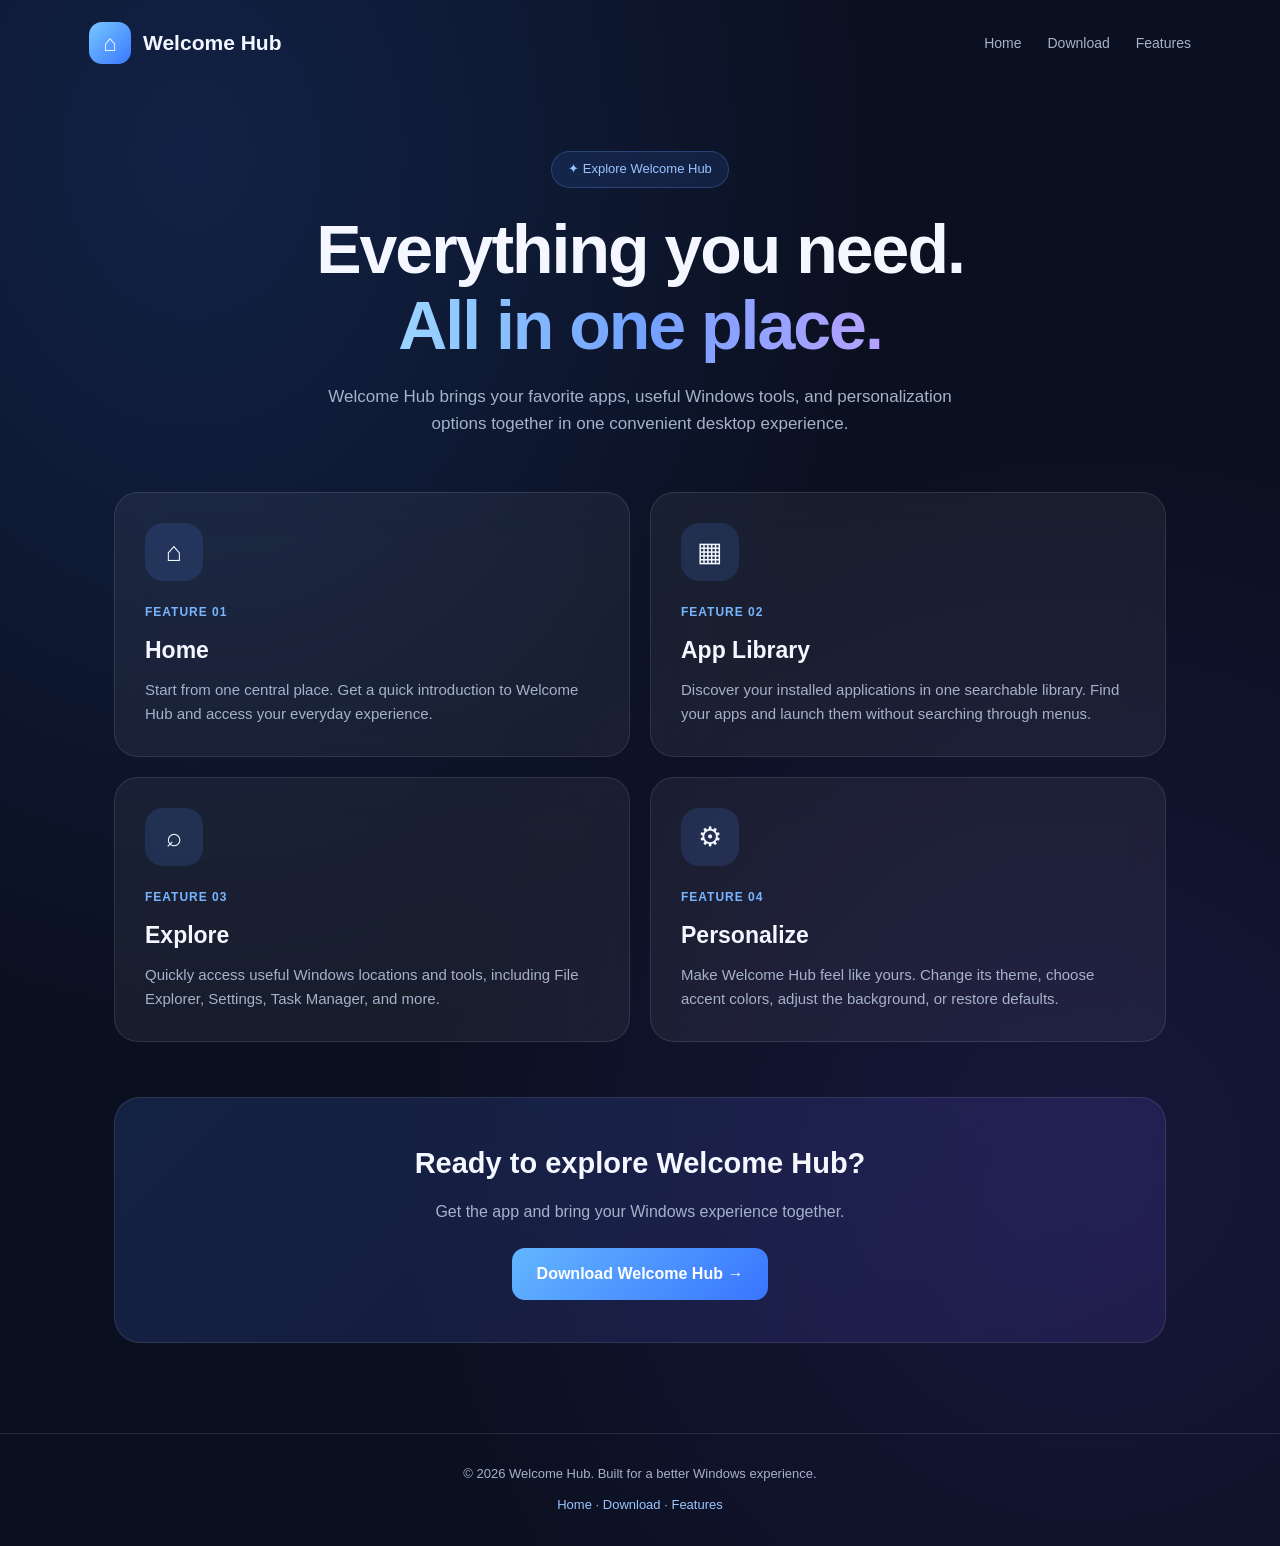
<file: features.html>
<!DOCTYPE html>
<html lang="en">
<head>
<meta charset="UTF-8">
<meta name="viewport" content="width=device-width, initial-scale=1.0">
<title>Features | Welcome Hub</title>
<meta name="description" content="Discover the features of Welcome Hub for Windows.">

<style>
* {
    margin: 0;
    padding: 0;
    box-sizing: border-box;
}

:root {
    --bg: #0b1020;
    --surface: rgba(255,255,255,.055);
    --border: rgba(255,255,255,.1);
    --text: #f4f7ff;
    --muted: #a5b2ca;
    --blue: #66aaff;
}

body {
    min-height: 100vh;
    background:
        radial-gradient(ellipse at 15% 10%, rgba(42,105,220,.2), transparent 45%),
        radial-gradient(ellipse at 85% 75%, rgba(100,65,220,.14), transparent 45%),
        var(--bg);
    color: var(--text);
    font-family: "Segoe UI", Arial, sans-serif;
    line-height: 1.6;
}

a {
    color: inherit;
    text-decoration: none;
}

.navbar {
    max-width: 1150px;
    margin: auto;
    padding: 22px 24px;
    display: flex;
    align-items: center;
    justify-content: space-between;
    flex-wrap: wrap;
    gap: 20px;
}

.brand {
    display: flex;
    align-items: center;
    gap: 12px;
    font-size: 21px;
    font-weight: 700;
}

.brand-icon {
    width: 42px;
    height: 42px;
    border-radius: 13px;
    background: linear-gradient(135deg,#77c8ff,#3977ff);
    display: grid;
    place-items: center;
    font-size: 23px;
}

.nav-links {
    display: flex;
    gap: 26px;
    color: var(--muted);
    font-size: 14px;
}

.nav-links a:hover {
    color: white;
}

.container {
    max-width: 1100px;
    margin: auto;
    padding: 65px 24px 90px;
}

.hero {
    text-align: center;
    margin-bottom: 55px;
}

.badge {
    display: inline-block;
    padding: 7px 16px;
    border: 1px solid rgba(105,160,255,.25);
    background: rgba(70,130,255,.12);
    border-radius: 50px;
    color: #9bc4ff;
    font-size: 13px;
    margin-bottom: 23px;
}

h1 {
    font-size: clamp(40px, 6vw, 68px);
    line-height: 1.12;
    letter-spacing: -2px;
    margin-bottom: 20px;
}

.gradient {
    background: linear-gradient(90deg,#9bd5ff,#72a1ff,#b5a1ff);
    -webkit-background-clip: text;
    background-clip: text;
    color: transparent;
}

.hero p {
    max-width: 650px;
    margin: auto;
    color: var(--muted);
    font-size: 17px;
}

.features {
    display: grid;
    grid-template-columns: repeat(2,1fr);
    gap: 20px;
}

.feature-card {
    padding: 30px;
    border-radius: 24px;
    background: var(--surface);
    border: 1px solid var(--border);
    backdrop-filter: blur(20px);
    -webkit-backdrop-filter: blur(20px);
    transition: transform .2s, border-color .2s;
}

.feature-card:hover {
    transform: translateY(-5px);
    border-color: rgba(110,170,255,.4);
}

.feature-icon {
    width: 58px;
    height: 58px;
    border-radius: 18px;
    display: grid;
    place-items: center;
    font-size: 27px;
    background: rgba(80,140,255,.15);
    margin-bottom: 22px;
}

.feature-card h2 {
    font-size: 23px;
    margin-bottom: 10px;
}

.feature-card p {
    color: var(--muted);
    font-size: 15px;
}

.feature-number {
    display: block;
    color: #79b5ff;
    font-size: 12px;
    font-weight: 700;
    margin-bottom: 9px;
    letter-spacing: 1px;
}

.bottom-card {
    text-align: center;
    margin-top: 55px;
    padding: 42px 25px;
    border-radius: 26px;
    background: linear-gradient(135deg,rgba(65,130,255,.16),rgba(125,90,255,.12));
    border: 1px solid var(--border);
}

.bottom-card h2 {
    font-size: 29px;
    margin-bottom: 12px;
}

.bottom-card p {
    color: var(--muted);
    margin-bottom: 24px;
}

.button {
    display: inline-block;
    padding: 13px 25px;
    background: linear-gradient(135deg,#63b6ff,#3975ff);
    color: white;
    font-weight: 700;
    border-radius: 13px;
    transition: transform .2s;
}

.button:hover {
    transform: translateY(-3px);
}

.footer {
    text-align: center;
    padding: 30px 20px;
    border-top: 1px solid var(--border);
    color: var(--muted);
    font-size: 13px;
}

.footer a {
    color: #9bc4ff;
}

@media(max-width:700px) {
    .navbar {
        justify-content: center;
    }

    .nav-links {
        justify-content: center;
        flex-wrap: wrap;
    }

    .features {
        grid-template-columns: 1fr;
    }

    .container {
        padding-top: 40px;
    }

    h1 {
        letter-spacing: -1px;
    }
}
</style>
</head>

<body>

<nav class="navbar">
    <a href="index.html" class="brand">
        <div class="brand-icon">⌂</div>
        Welcome Hub
    </a>

    <div class="nav-links">
        <a href="index.html">Home</a>
        <a href="download.html">Download</a>
        <a href="features.html">Features</a>
    </div>
</nav>

<main class="container">

    <section class="hero">
        <div class="badge">✦ Explore Welcome Hub</div>

        <h1>
            Everything you need.<br>
            <span class="gradient">All in one place.</span>
        </h1>

        <p>
            Welcome Hub brings your favorite apps, useful Windows tools,
            and personalization options together in one convenient desktop experience.
        </p>
    </section>

    <section class="features">

        <article class="feature-card">
            <div class="feature-icon">⌂</div>
            <span class="feature-number">FEATURE 01</span>
            <h2>Home</h2>
            <p>
                Start from one central place. Get a quick introduction to
                Welcome Hub and access your everyday experience.
            </p>
        </article>

        <article class="feature-card">
            <div class="feature-icon">▦</div>
            <span class="feature-number">FEATURE 02</span>
            <h2>App Library</h2>
            <p>
                Discover your installed applications in one searchable library.
                Find your apps and launch them without searching through menus.
            </p>
        </article>

        <article class="feature-card">
            <div class="feature-icon">⌕</div>
            <span class="feature-number">FEATURE 03</span>
            <h2>Explore</h2>
            <p>
                Quickly access useful Windows locations and tools,
                including File Explorer, Settings, Task Manager, and more.
            </p>
        </article>

        <article class="feature-card">
            <div class="feature-icon">⚙</div>
            <span class="feature-number">FEATURE 04</span>
            <h2>Personalize</h2>
            <p>
                Make Welcome Hub feel like yours. Change its theme,
                choose accent colors, adjust the background, or restore defaults.
            </p>
        </article>

    </section>

    <section class="bottom-card">
        <h2>Ready to explore Welcome Hub?</h2>
        <p>
            Get the app and bring your Windows experience together.
        </p>
        <a href="download.html" class="button">
            Download Welcome Hub →
        </a>
    </section>

</main>

<footer class="footer">
    <p>© 2026 Welcome Hub. Built for a better Windows experience.</p>
    <p style="margin-top:10px;">
        <a href="index.html">Home</a> ·
        <a href="download.html">Download</a> ·
        <a href="features.html">Features</a>
    </p>
</footer>

</body>
</html>
</file>
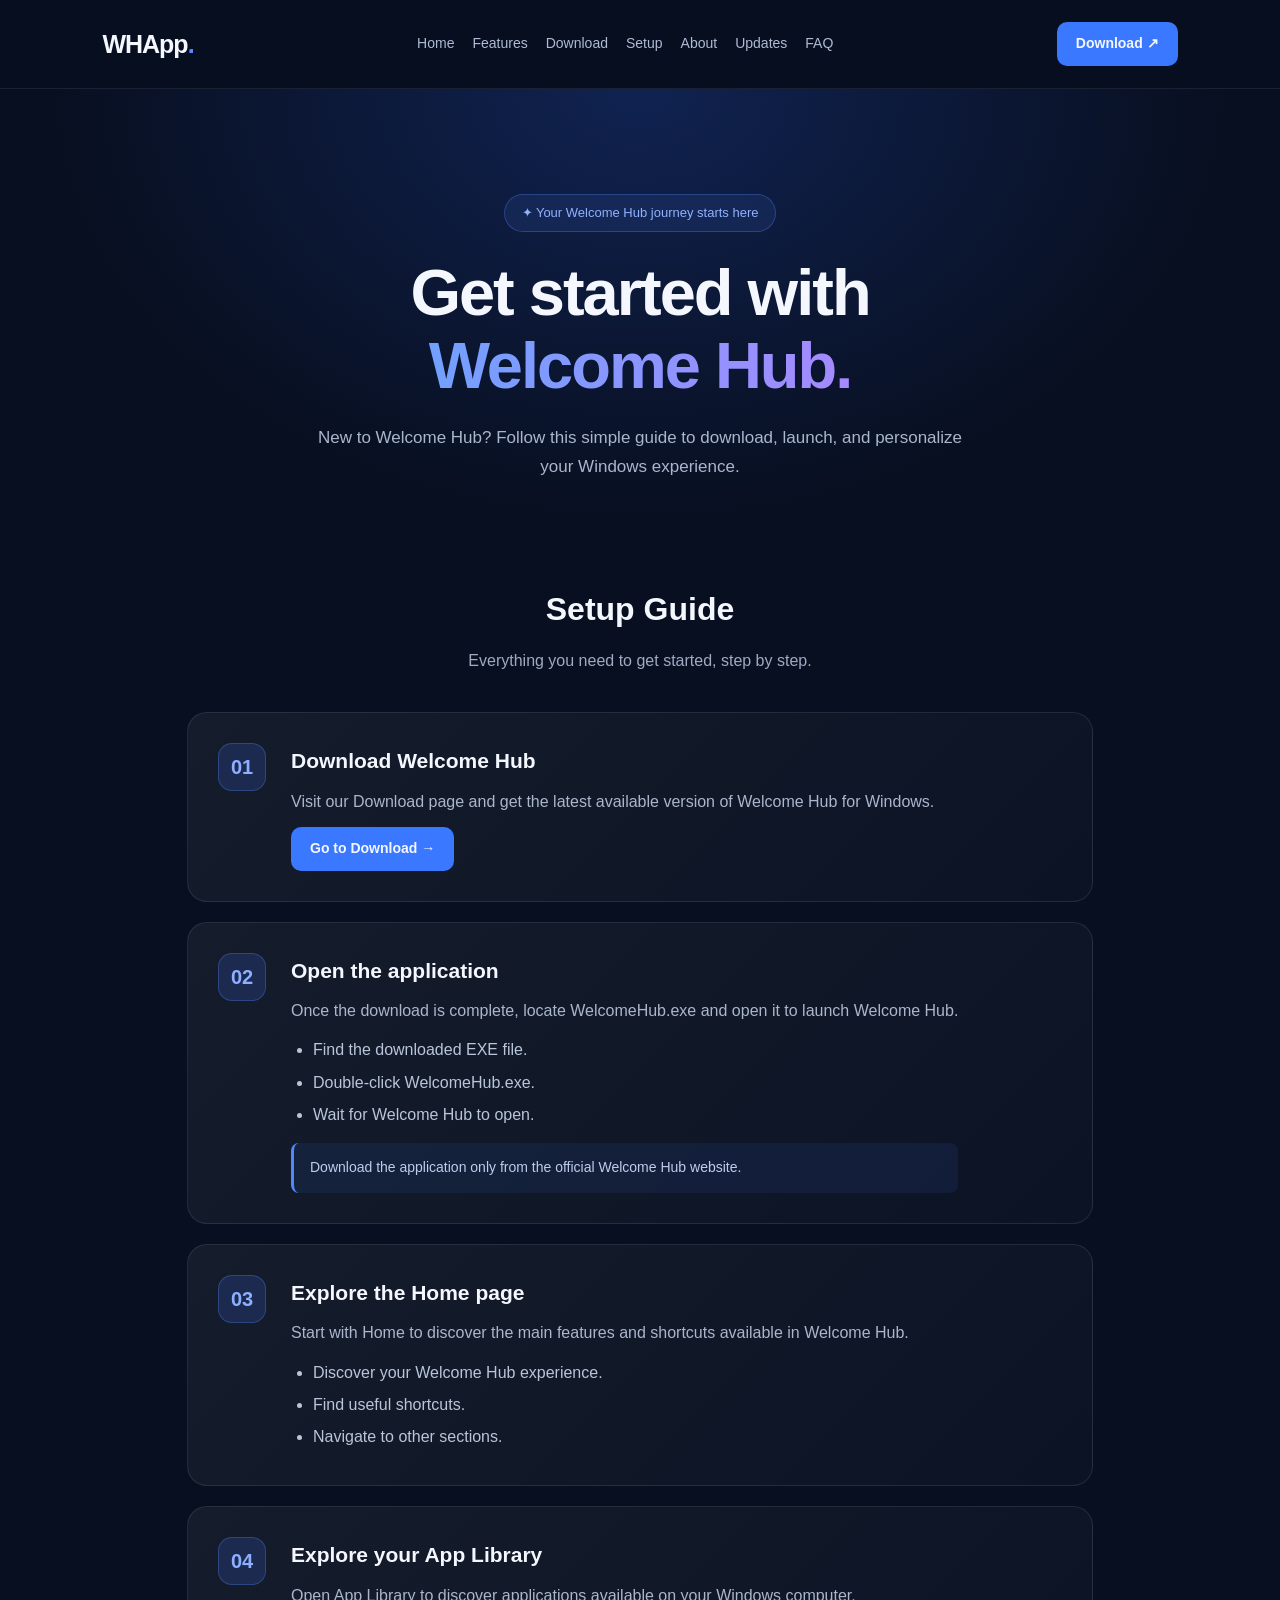
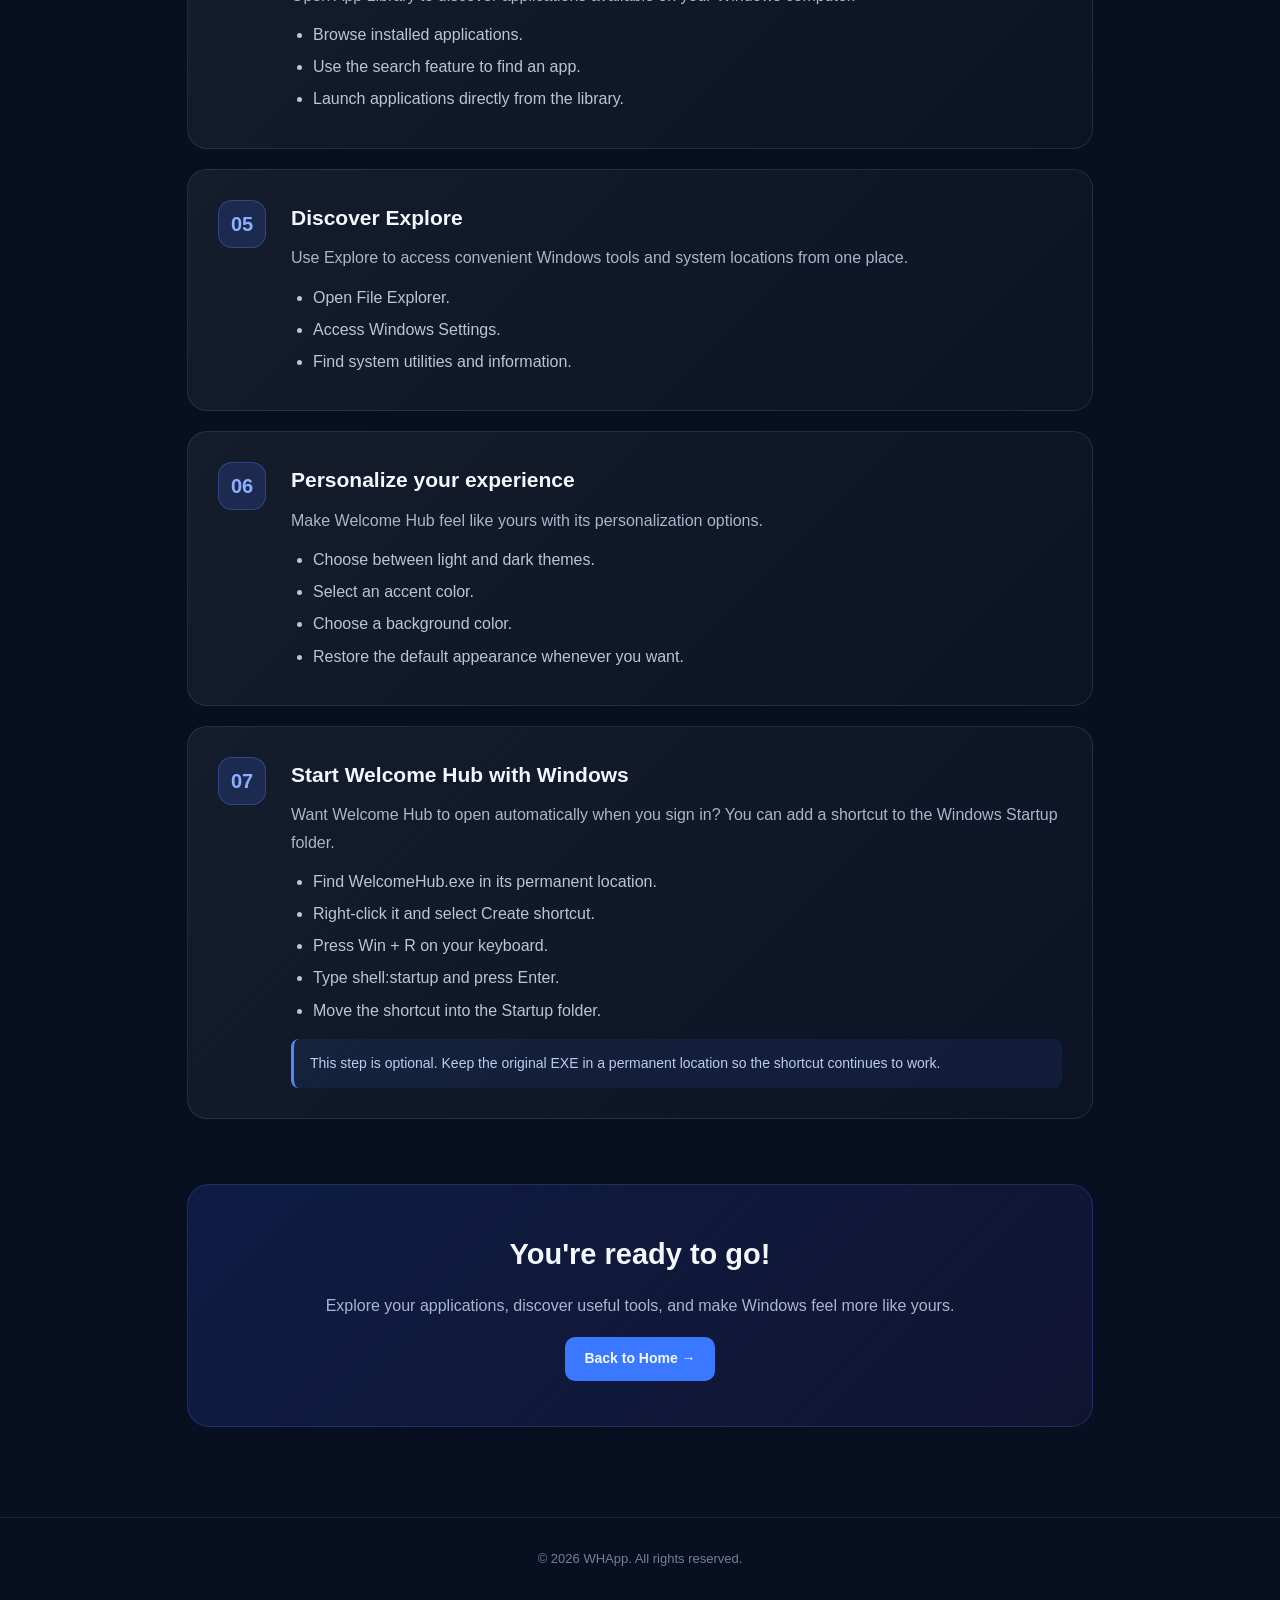
<file: setup.html>
<!DOCTYPE html>
<html lang="en">
<head>
    <meta charset="UTF-8">
    <meta name="viewport" content="width=device-width, initial-scale=1.0">
    <meta name="theme-color" content="#080f20">
    <title>Setup Guide — Welcome Hub</title>
    <meta name="description" content="Learn how to download, launch, and personalize Welcome Hub on Windows.">
    <style>
        * {
            margin: 0;
            padding: 0;
            box-sizing: border-box;
        }

        body {
            font-family: "Segoe UI", sans-serif;
            background: #080f20;
            color: #f5f7ff;
            line-height: 1.7;
        }

        a {
            color: inherit;
            text-decoration: none;
        }

        .navbar {
            display: flex;
            justify-content: space-between;
            align-items: center;
            padding: 22px 8%;
            border-bottom: 1px solid rgba(255,255,255,0.08);
            background: rgba(8,15,32,0.85);
            flex-wrap: wrap;
            gap: 18px;
        }

        .logo {
            font-size: 25px;
            font-weight: 800;
            letter-spacing: -1px;
        }

        .logo span {
            color: #5b8cff;
        }

        nav {
            display: flex;
            gap: 18px;
            flex-wrap: wrap;
        }

        nav a {
            color: #aebbd3;
            font-size: 14px;
            transition: 0.2s;
        }

        nav a:hover {
            color: white;
        }

        .nav-button, .download-button {
            background: #3978ff;
            padding: 10px 19px;
            border-radius: 10px;
            font-weight: 600;
            font-size: 14px;
            display: inline-block;
            transition: 0.2s;
        }

        .nav-button:hover, .download-button:hover {
            background: #5590ff;
        }

        .hero {
            text-align: center;
            padding: 105px 20px 75px;
            background: radial-gradient(ellipse at top, rgba(45,103,255,0.22), transparent 65%);
        }

        .announcement {
            display: inline-block;
            border: 1px solid rgba(91,140,255,0.3);
            background: rgba(91,140,255,0.1);
            color: #91b1ff;
            padding: 7px 17px;
            border-radius: 30px;
            font-size: 13px;
            margin-bottom: 25px;
        }

        .hero h1 {
            font-size: clamp(38px, 6vw, 65px);
            line-height: 1.12;
            letter-spacing: -2px;
            margin-bottom: 22px;
        }

        .hero h1 span {
            background: linear-gradient(90deg, #72a0ff, #a58aff);
            -webkit-background-clip: text;
            background-clip: text;
            color: transparent;
        }

        .hero p {
            max-width: 650px;
            margin: auto;
            color: #aab6cc;
            font-size: 17px;
        }

        .container {
            max-width: 950px;
            margin: auto;
            padding: 25px 22px 90px;
        }

        .section-heading {
            text-align: center;
            margin-bottom: 38px;
        }

        .section-heading h2 {
            font-size: 32px;
            margin-bottom: 10px;
        }

        .section-heading p {
            color: #9eabc3;
        }

        .step {
            display: flex;
            gap: 25px;
            padding: 30px;
            margin-bottom: 20px;
            border: 1px solid rgba(255,255,255,0.09);
            background: linear-gradient(135deg, rgba(255,255,255,0.055), rgba(255,255,255,0.018));
            border-radius: 20px;
            transition: 0.25s;
        }

        .step:hover {
            border-color: rgba(91,140,255,0.45);
            transform: translateY(-3px);
        }

        .step-number {
            min-width: 48px;
            height: 48px;
            display: flex;
            align-items: center;
            justify-content: center;
            background: rgba(67,119,255,0.17);
            color: #8eafff;
            border: 1px solid rgba(91,140,255,0.3);
            border-radius: 14px;
            font-size: 20px;
            font-weight: 800;
        }

        .step-content h3 {
            font-size: 21px;
            margin-bottom: 9px;
        }

        .step-content p {
            color: #aab6cc;
            margin-bottom: 12px;
        }

        .step-content ul {
            padding-left: 22px;
            color: #b9c5da;
        }

        .step-content li {
            margin-bottom: 5px;
        }

        .note {
            margin-top: 15px;
            padding: 13px 16px;
            background: rgba(57,120,255,0.09);
            border-left: 3px solid #5188ff;
            border-radius: 8px;
            color: #bdcced;
            font-size: 14px;
        }

        .closing {
            text-align: center;
            margin-top: 65px;
            padding: 45px 25px;
            border: 1px solid rgba(91,140,255,0.2);
            background: linear-gradient(135deg, rgba(49,102,255,0.16), rgba(130,87,255,0.08));
            border-radius: 22px;
        }

        .closing h2 {
            font-size: 29px;
            margin-bottom: 12px;
        }

        .closing p {
            color: #aab6cc;
            margin-bottom: 18px;
        }

        footer {
            text-align: center;
            padding: 30px 20px;
            color: #71809b;
            border-top: 1px solid rgba(255,255,255,0.08);
            font-size: 13px;
        }

        @media (max-width: 700px) {
            .navbar {
                justify-content: center;
            }

            nav {
                justify-content: center;
            }

            .step {
                padding: 22px 17px;
                gap: 15px;
            }

            .step-content h3 {
                font-size: 18px;
            }

            .hero {
                padding-top: 75px;
            }
        }
    </style>
</head>
<body>
<header class="navbar">
    <a href="index.html" class="logo">WHApp<span>.</span></a>
    <nav>
        <a href="index.html">Home</a>
        <a href="features.html">Features</a>
        <a href="download.html">Download</a>
        <a href="setup.html">Setup</a>
        <a href="about.html">About</a>
        <a href="updates.html">Updates</a>
        <a href="faq.html">FAQ</a>
    </nav>
    <a href="download.html" class="nav-button">Download ↗</a>
</header>
<main>
    <section class="hero">
        <div class="announcement">✦ Your Welcome Hub journey starts here</div>
        <h1>Get started with<br><span>Welcome Hub.</span></h1>
        <p>New to Welcome Hub? Follow this simple guide to download, launch, and personalize your Windows experience.</p>
    </section>
    <section class="container">
        <div class="section-heading">
            <h2>Setup Guide</h2>
            <p>Everything you need to get started, step by step.</p>
        </div>
        <div class="step">
            <div class="step-number">01</div>
            <div class="step-content">
                <h3>Download Welcome Hub</h3>
                <p>Visit our Download page and get the latest available version of Welcome Hub for Windows.</p>
                <a href="download.html" class="download-button">Go to Download →</a>
            </div>
        </div>
        <div class="step">
            <div class="step-number">02</div>
            <div class="step-content">
                <h3>Open the application</h3>
                <p>Once the download is complete, locate WelcomeHub.exe and open it to launch Welcome Hub.</p>
                <ul>
                    <li>Find the downloaded EXE file.</li>
                    <li>Double-click WelcomeHub.exe.</li>
                    <li>Wait for Welcome Hub to open.</li>
                </ul>
                <div class="note">Download the application only from the official Welcome Hub website.</div>
            </div>
        </div>
        <div class="step">
            <div class="step-number">03</div>
            <div class="step-content">
                <h3>Explore the Home page</h3>
                <p>Start with Home to discover the main features and shortcuts available in Welcome Hub.</p>
                <ul>
                    <li>Discover your Welcome Hub experience.</li>
                    <li>Find useful shortcuts.</li>
                    <li>Navigate to other sections.</li>
                </ul>
            </div>
        </div>
        <div class="step">
            <div class="step-number">04</div>
            <div class="step-content">
                <h3>Explore your App Library</h3>
                <p>Open App Library to discover applications available on your Windows computer.</p>
                <ul>
                    <li>Browse installed applications.</li>
                    <li>Use the search feature to find an app.</li>
                    <li>Launch applications directly from the library.</li>
                </ul>
            </div>
        </div>
        <div class="step">
            <div class="step-number">05</div>
            <div class="step-content">
                <h3>Discover Explore</h3>
                <p>Use Explore to access convenient Windows tools and system locations from one place.</p>
                <ul>
                    <li>Open File Explorer.</li>
                    <li>Access Windows Settings.</li>
                    <li>Find system utilities and information.</li>
                </ul>
            </div>
        </div>
        <div class="step">
            <div class="step-number">06</div>
            <div class="step-content">
                <h3>Personalize your experience</h3>
                <p>Make Welcome Hub feel like yours with its personalization options.</p>
                <ul>
                    <li>Choose between light and dark themes.</li>
                    <li>Select an accent color.</li>
                    <li>Choose a background color.</li>
                    <li>Restore the default appearance whenever you want.</li>
                </ul>
            </div>
        </div>
        <div class="step">
            <div class="step-number">07</div>
            <div class="step-content">
                <h3>Start Welcome Hub with Windows</h3>
                <p>Want Welcome Hub to open automatically when you sign in? You can add a shortcut to the Windows Startup folder.</p>
                <ul>
                    <li>Find WelcomeHub.exe in its permanent location.</li>
                    <li>Right-click it and select Create shortcut.</li>
                    <li>Press Win + R on your keyboard.</li>
                    <li>Type shell:startup and press Enter.</li>
                    <li>Move the shortcut into the Startup folder.</li>
                </ul>
                <div class="note">This step is optional. Keep the original EXE in a permanent location so the shortcut continues to work.</div>
            </div>
        </div>
        <div class="closing">
            <h2>You're ready to go!</h2>
            <p>Explore your applications, discover useful tools, and make Windows feel more like yours.</p>
            <a href="index.html" class="download-button">Back to Home →</a>
        </div>
    </section>
</main>
<footer>
    <p>© 2026 WHApp. All rights reserved.</p>
</footer>
</body>
              </html>
</file>
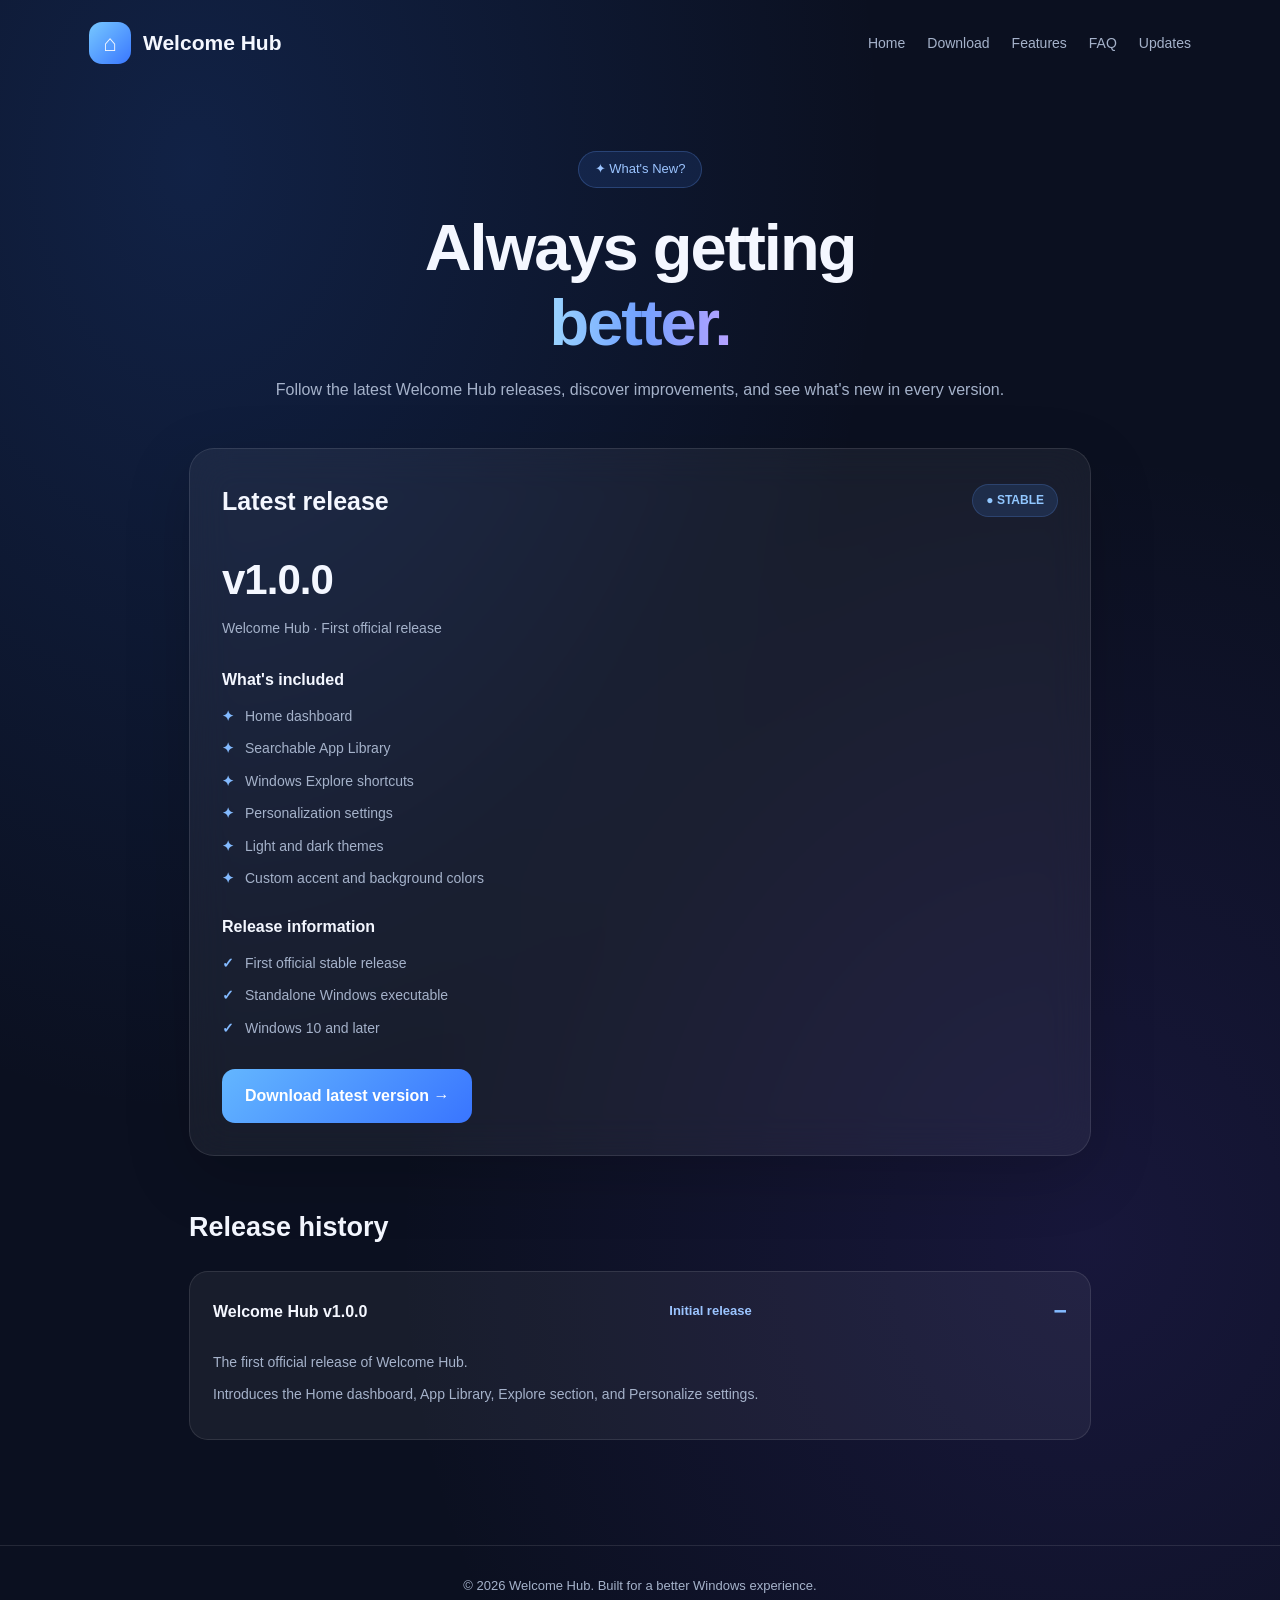
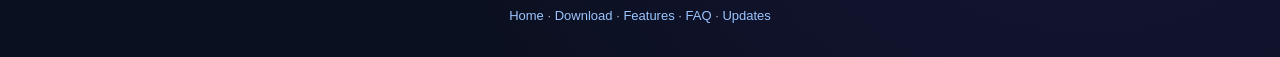
<file: updates.html>
<!DOCTYPE html>
<html lang="en">
<head>
<meta charset="UTF-8">
<meta name="viewport" content="width=device-width, initial-scale=1.0">
<title>Updates | Welcome Hub</title>
<meta name="description" content="Explore Welcome Hub updates, release notes, new features, and improvements.">

<style>
* {
    margin: 0;
    padding: 0;
    box-sizing: border-box;
}

:root {
    --bg: #0b1020;
    --surface: rgba(255,255,255,.055);
    --border: rgba(255,255,255,.1);
    --text: #f4f7ff;
    --muted: #a5b2ca;
    --blue: #66aaff;
}

body {
    min-height: 100vh;
    background:
        radial-gradient(ellipse at 15% 10%, rgba(42,105,220,.2), transparent 45%),
        radial-gradient(ellipse at 85% 75%, rgba(100,65,220,.14), transparent 45%),
        var(--bg);
    color: var(--text);
    font-family: "Segoe UI", Arial, sans-serif;
    line-height: 1.6;
}

a {
    color: inherit;
    text-decoration: none;
}

.navbar {
    max-width: 1150px;
    margin: auto;
    padding: 22px 24px;
    display: flex;
    align-items: center;
    justify-content: space-between;
    flex-wrap: wrap;
    gap: 20px;
}

.brand {
    display: flex;
    align-items: center;
    gap: 12px;
    font-size: 21px;
    font-weight: 700;
}

.brand-icon {
    width: 42px;
    height: 42px;
    border-radius: 13px;
    background: linear-gradient(135deg,#77c8ff,#3977ff);
    display: grid;
    place-items: center;
    font-size: 23px;
}

.nav-links {
    display: flex;
    gap: 22px;
    color: var(--muted);
    font-size: 14px;
}

.nav-links a:hover {
    color: white;
}

.container {
    max-width: 950px;
    margin: auto;
    padding: 65px 24px 90px;
}

.hero {
    text-align: center;
    margin-bottom: 45px;
}

.badge {
    display: inline-block;
    padding: 7px 16px;
    border: 1px solid rgba(105,160,255,.25);
    background: rgba(70,130,255,.12);
    border-radius: 50px;
    color: #9bc4ff;
    font-size: 13px;
    margin-bottom: 23px;
}

h1 {
    font-size: clamp(40px,6vw,65px);
    line-height: 1.15;
    letter-spacing: -2px;
    margin-bottom: 17px;
}

.gradient {
    background: linear-gradient(90deg,#9bd5ff,#72a1ff,#b5a1ff);
    -webkit-background-clip: text;
    background-clip: text;
    color: transparent;
}

.hero p {
    color: var(--muted);
    font-size: 16px;
}

.latest-card {
    padding: 32px;
    border-radius: 25px;
    background: var(--surface);
    border: 1px solid var(--border);
    backdrop-filter: blur(20px);
    -webkit-backdrop-filter: blur(20px);
    box-shadow: 0 20px 65px rgba(0,0,0,.18);
}

.latest-top {
    display: flex;
    justify-content: space-between;
    align-items: center;
    flex-wrap: wrap;
    gap: 15px;
    margin-bottom: 25px;
}

.latest-top h2 {
    font-size: 25px;
}

.status {
    color: #91c7ff;
    background: rgba(75,140,255,.14);
    border: 1px solid rgba(100,160,255,.2);
    padding: 6px 13px;
    border-radius: 50px;
    font-size: 12px;
    font-weight: 700;
}

.version {
    font-size: 42px;
    font-weight: 750;
    letter-spacing: -1px;
    margin-bottom: 4px;
}

.release-subtitle {
    color: var(--muted);
    font-size: 14px;
    margin-bottom: 28px;
}

.release-section {
    margin-top: 25px;
}

.release-section h3 {
    font-size: 16px;
    margin-bottom: 12px;
}

.release-section ul {
    list-style: none;
    display: grid;
    gap: 10px;
}

.release-section li {
    color: var(--muted);
    font-size: 14px;
    display: flex;
    gap: 11px;
}

.bullet {
    color: #83baff;
    font-weight: 700;
}

.download-button {
    display: inline-block;
    margin-top: 30px;
    padding: 14px 23px;
    border-radius: 13px;
    background: linear-gradient(135deg,#63b6ff,#3975ff);
    color: white;
    font-weight: 700;
    transition: transform .2s;
}

.download-button:hover {
    transform: translateY(-3px);
}

.history {
    margin-top: 50px;
}

.history h2 {
    font-size: 27px;
    margin-bottom: 22px;
}

.release {
    background: var(--surface);
    border: 1px solid var(--border);
    border-radius: 19px;
    margin-bottom: 15px;
    overflow: hidden;
}

.release summary {
    cursor: pointer;
    list-style: none;
    padding: 21px 23px;
    display: flex;
    justify-content: space-between;
    align-items: center;
    gap: 15px;
    font-weight: 650;
}

.release summary::-webkit-details-marker {
    display: none;
}

.release summary::after {
    content: "+";
    color: #83baff;
    font-size: 23px;
}

.release[open] summary::after {
    content: "−";
}

.release-content {
    padding: 0 23px 23px;
    color: var(--muted);
    font-size: 14px;
}

.release-content p {
    margin-bottom: 10px;
}

.release-tag {
    color: #9bc4ff;
    font-size: 13px;
}

.footer {
    text-align: center;
    padding: 30px 20px;
    border-top: 1px solid var(--border);
    color: var(--muted);
    font-size: 13px;
}

.footer a {
    color: #9bc4ff;
}

@media(max-width:700px) {
    .navbar {
        justify-content: center;
    }

    .nav-links {
        justify-content: center;
        flex-wrap: wrap;
    }

    .container {
        padding-top: 40px;
    }

    .latest-card {
        padding: 24px;
    }

    h1 {
        letter-spacing: -1px;
    }
}
</style>
</head>

<body>

<nav class="navbar">
    <a href="index.html" class="brand">
        <div class="brand-icon">⌂</div>
        Welcome Hub
    </a>

    <div class="nav-links">
        <a href="index.html">Home</a>
        <a href="download.html">Download</a>
        <a href="features.html">Features</a>
        <a href="faq.html">FAQ</a>
        <a href="updates.html">Updates</a>
    </div>
</nav>

<main class="container">

    <section class="hero">
        <div class="badge">✦ What's New?</div>

        <h1>
            Always getting<br>
            <span class="gradient">better.</span>
        </h1>

        <p>
            Follow the latest Welcome Hub releases, discover improvements,
            and see what's new in every version.
        </p>
    </section>

    <section class="latest-card">

        <div class="latest-top">
            <h2>Latest release</h2>
            <span class="status">● STABLE</span>
        </div>

        <div class="version">v1.0.0</div>

        <p class="release-subtitle">
            Welcome Hub · First official release
        </p>

        <div class="release-section">
            <h3>What's included</h3>

            <ul>
                <li><span class="bullet">✦</span> Home dashboard</li>
                <li><span class="bullet">✦</span> Searchable App Library</li>
                <li><span class="bullet">✦</span> Windows Explore shortcuts</li>
                <li><span class="bullet">✦</span> Personalization settings</li>
                <li><span class="bullet">✦</span> Light and dark themes</li>
                <li><span class="bullet">✦</span> Custom accent and background colors</li>
            </ul>
        </div>

        <div class="release-section">
            <h3>Release information</h3>
            <ul>
                <li><span class="bullet">✓</span> First official stable release</li>
                <li><span class="bullet">✓</span> Standalone Windows executable</li>
                <li><span class="bullet">✓</span> Windows 10 and later</li>
            </ul>
        </div>

        <a href="download.html" class="download-button">
            Download latest version →
        </a>

    </section>

    <section class="history">
        <h2>Release history</h2>

        <details class="release" open>
            <summary>
                <span>Welcome Hub v1.0.0</span>
                <span class="release-tag">Initial release</span>
            </summary>

            <div class="release-content">
                <p>
                    The first official release of Welcome Hub.
                </p>
                <p>
                    Introduces the Home dashboard, App Library,
                    Explore section, and Personalize settings.
                </p>
            </div>
        </details>

    </section>

</main>

<footer class="footer">
    <p>© 2026 Welcome Hub. Built for a better Windows experience.</p>
    <p style="margin-top:10px;">
        <a href="index.html">Home</a> ·
        <a href="download.html">Download</a> ·
        <a href="features.html">Features</a> ·
        <a href="faq.html">FAQ</a> ·
        <a href="updates.html">Updates</a>
    </p>
</footer>

</body>
</html>
</file>
<file: style.css>
* {
    margin: 0;
    padding: 0;
    box-sizing: border-box;
}

body {
    background: #080f20;
    color: #ffffff;
    font-family: "Segoe UI", Arial, sans-serif;
}

.navbar {
    height: 82px;
    padding: 0 8%;
    display: flex;
    align-items: center;
    justify-content: space-between;
    border-bottom: 1px solid #ffffff15;
}

.logo {
    color: white;
    font-size: 25px;
    font-weight: 800;
    text-decoration: none;
}

.logo span {
    color: #438cff;
}

nav {
    display: flex;
    gap: 27px;
}

nav a {
    color: #aab6cc;
    text-decoration: none;
    font-size: 14px;
    transition: 0.2s;
}

nav a:hover {
    color: white;
}

.nav-button,
.primary-button {
    background: #2878f0;
    color: white;
    text-decoration: none;
    padding: 13px 21px;
    border-radius: 9px;
    font-weight: 650;
}

.hero {
    min-height: 680px;
    padding: 110px 20px 80px;
    text-align: center;
    display: flex;
    flex-direction: column;
    align-items: center;
    background:
        radial-gradient(ellipse at 50% 35%, #174b9c55, transparent 60%);
}

.announcement {
    padding: 10px 17px;
    border: 1px solid #438cff55;
    border-radius: 30px;
    color: #8dbaff;
    font-size: 13px;
    margin-bottom: 32px;
}

h1 {
    font-size: clamp(48px, 8vw, 85px);
    line-height: 1.12;
    letter-spacing: -3px;
}

h1 span {
    color: #5596ff;
}

.hero p {
    max-width: 570px;
    margin-top: 25px;
    color: #aab6cc;
    font-size: 18px;
    line-height: 1.8;
}

.hero-actions {
    display: flex;
    gap: 15px;
    margin-top: 35px;
    flex-wrap: wrap;
    justify-content: center;
}

.primary-button {
    padding: 16px 25px;
}

.secondary-button {
    padding: 16px 25px;
    border: 1px solid #ffffff30;
    border-radius: 9px;
    color: white;
    text-decoration: none;
}

.hero-info {
    color: #71809b;
    font-size: 12px;
    margin-top: 65px;
}

.intro {
    padding: 70px 20px;
    text-align: center;
    background: #0b1428;
}

.intro h2 {
    font-size: 34px;
}

.intro p {
    color: #aab6cc;
    margin-top: 15px;
    line-height: 1.7;
}

footer {
    padding: 25px;
    text-align: center;
    color: #71809b;
    font-size: 13px;
}

@media (max-width: 750px) {
    .navbar {
        height: auto;
        padding: 22px;
        flex-wrap: wrap;
        gap: 20px;
    }

    nav {
        order: 3;
        width: 100%;
        overflow-x: auto;
        gap: 20px;
    }

    h1 {
        letter-spacing: -1.5px;
    }
}
</file>
